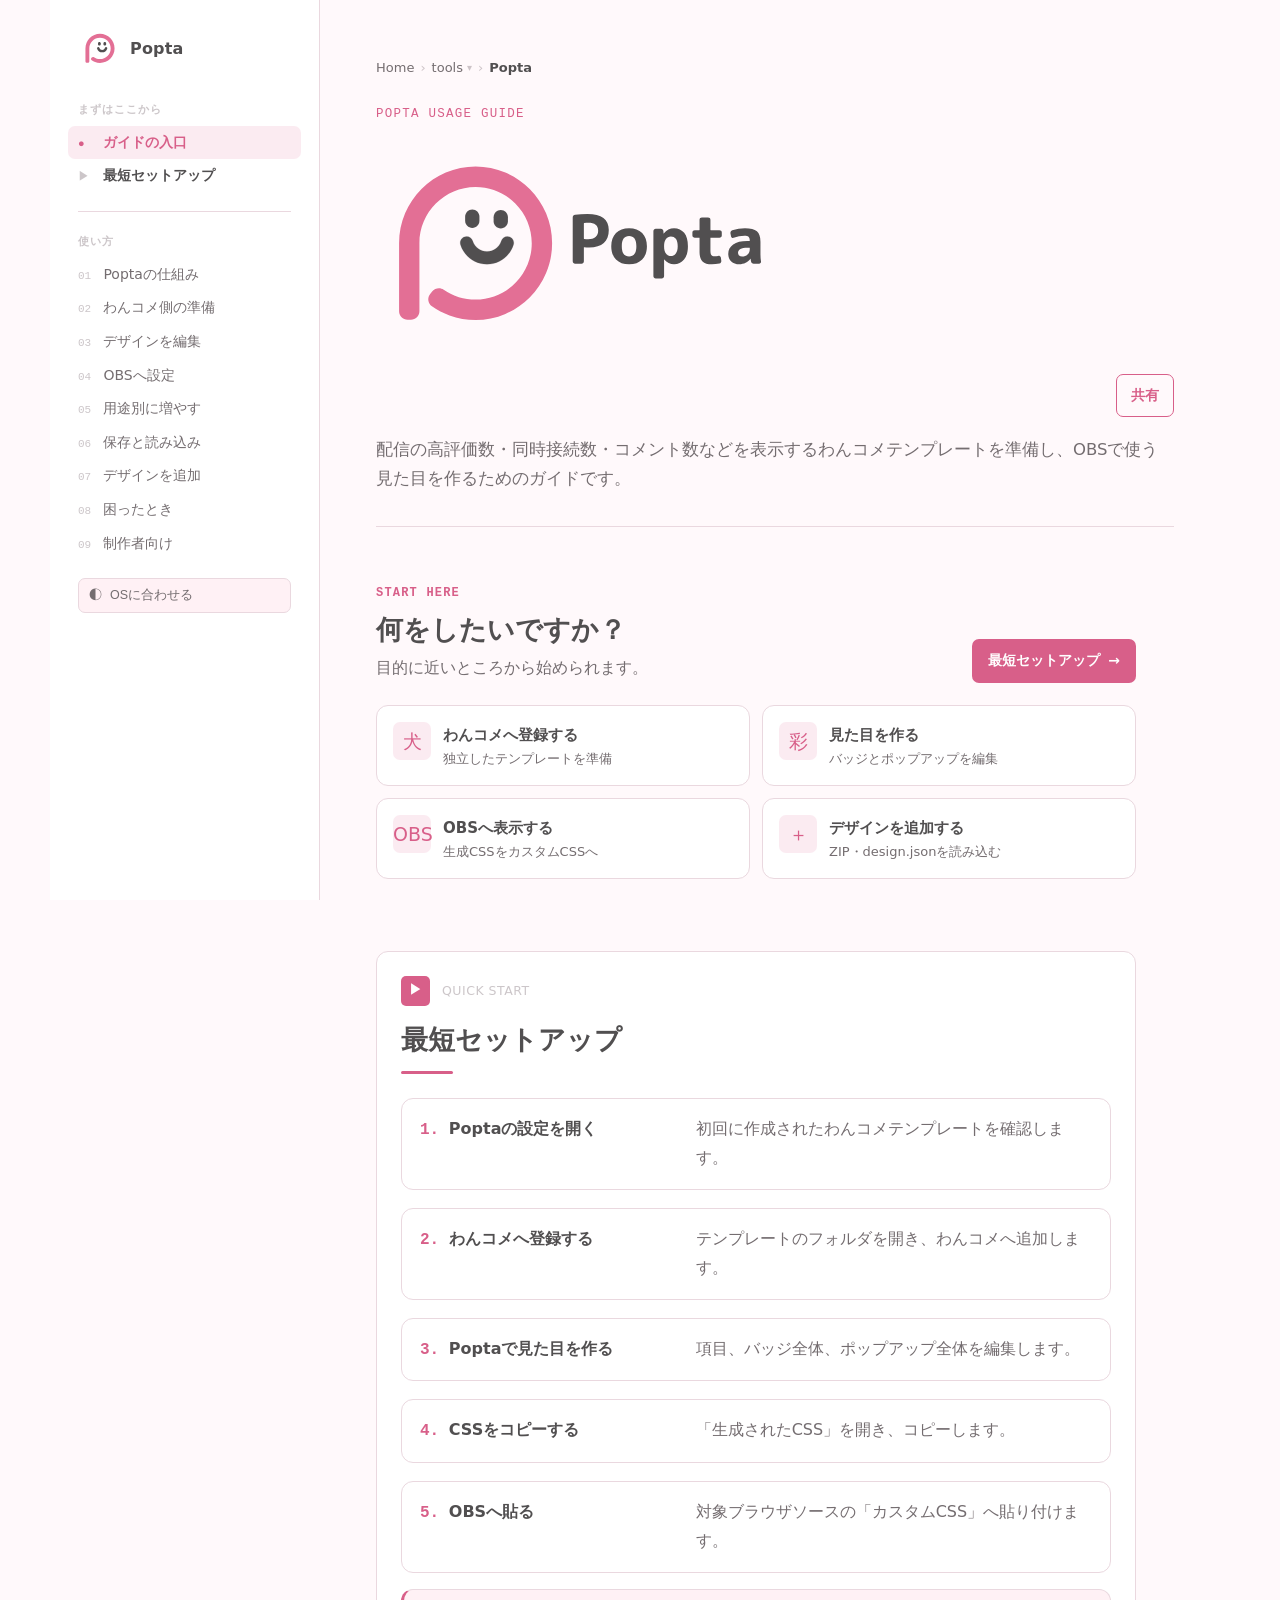
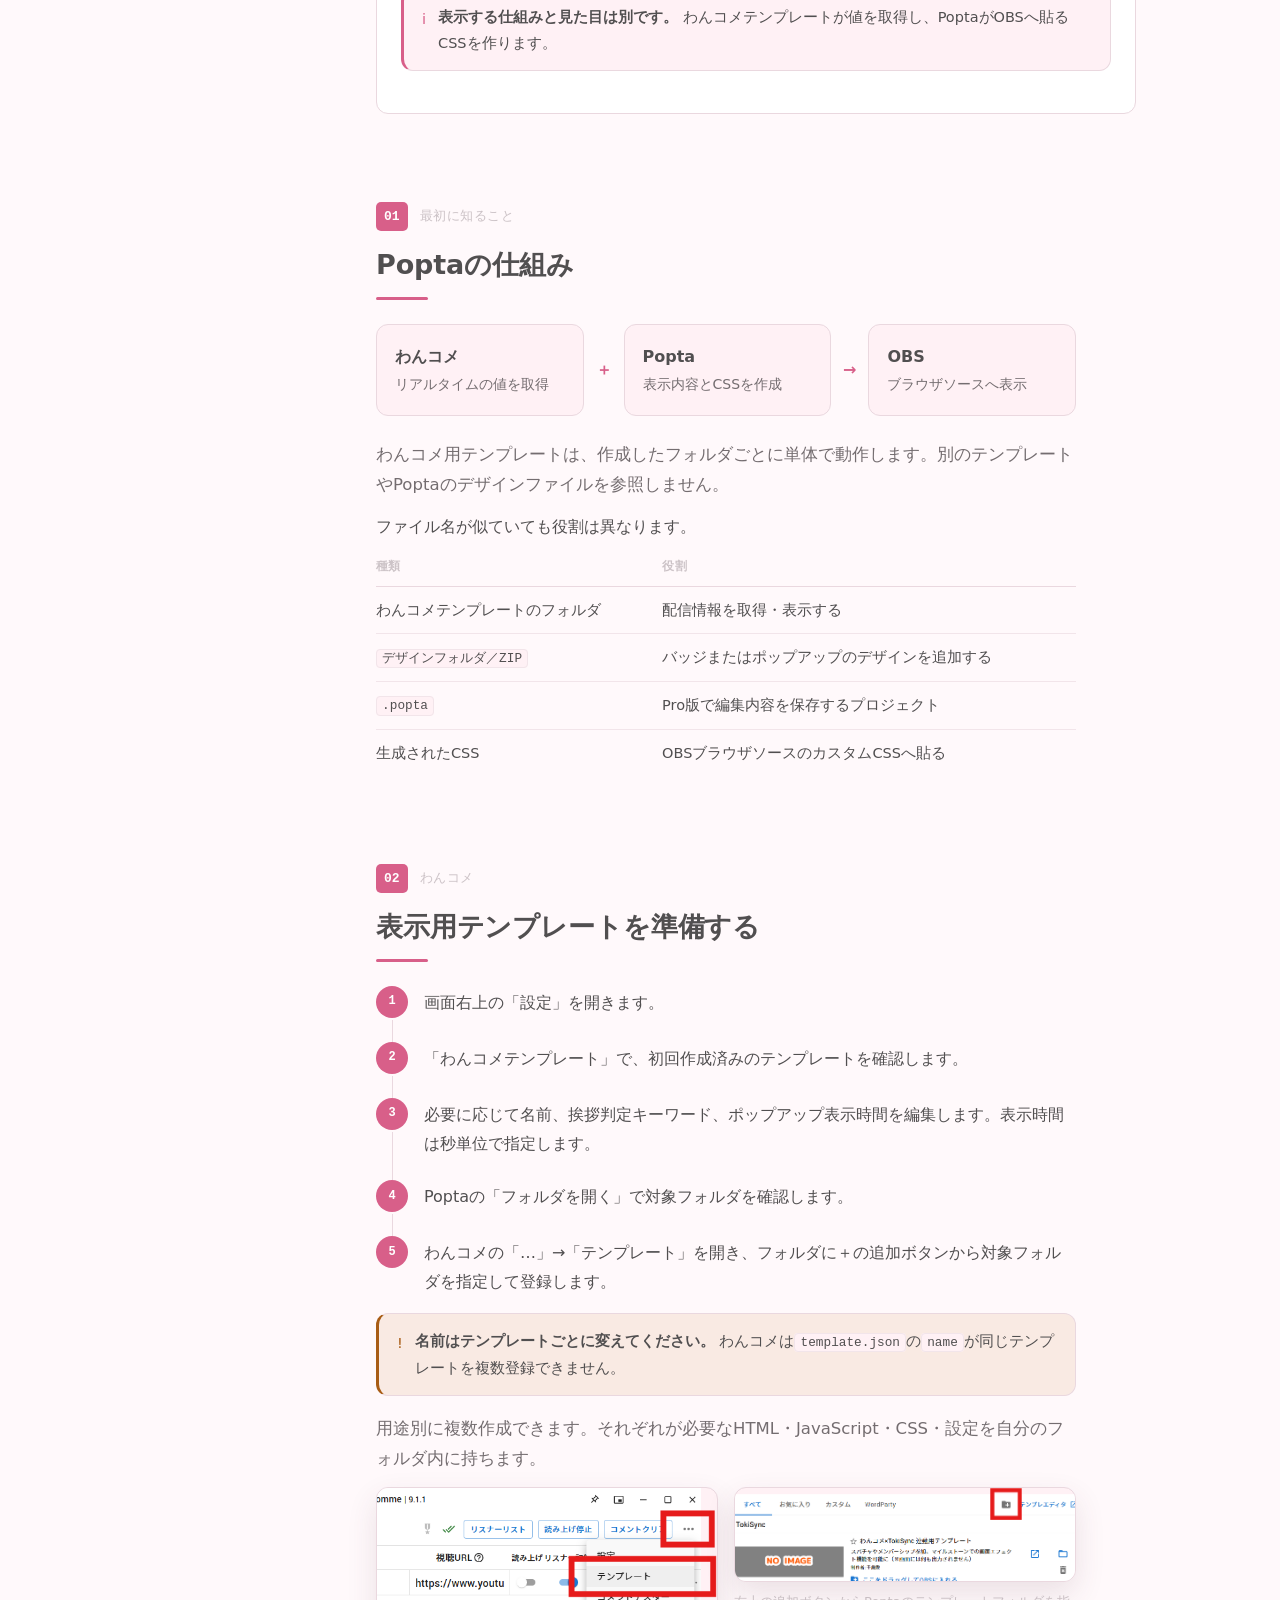
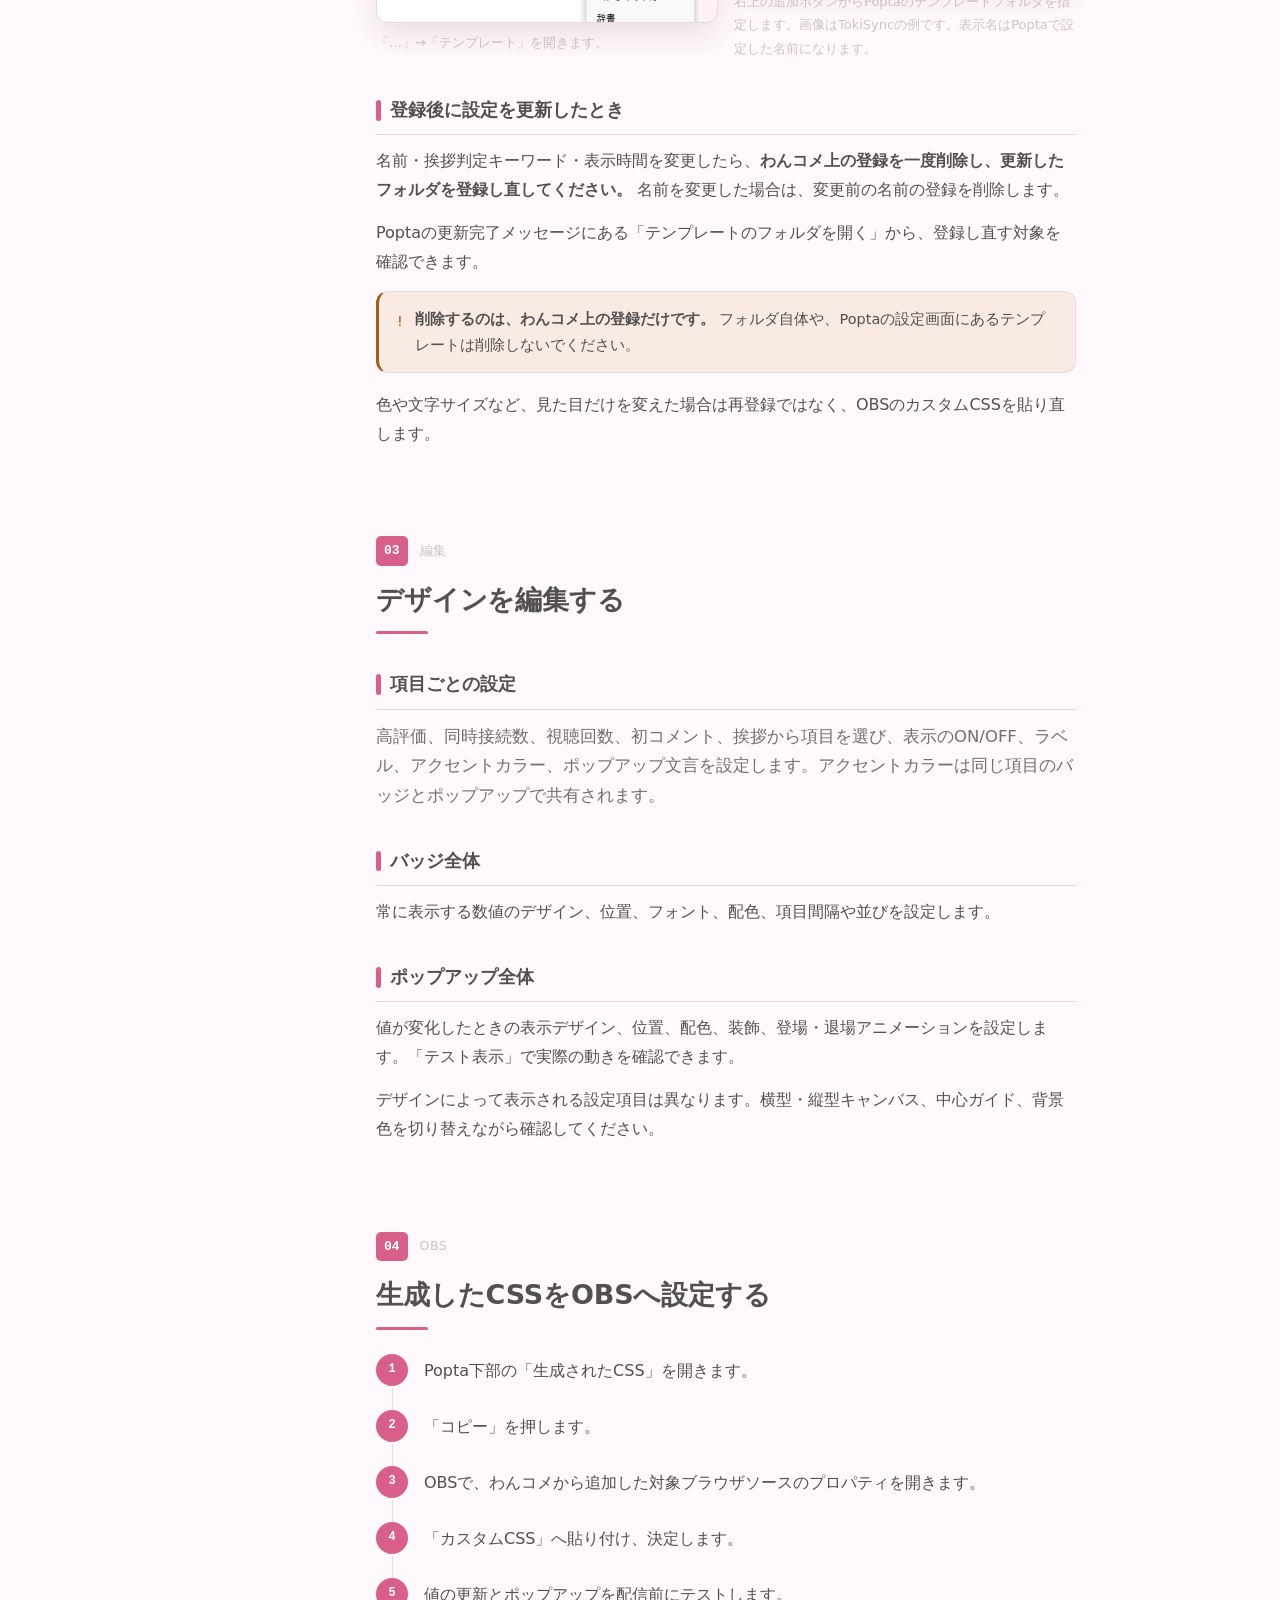
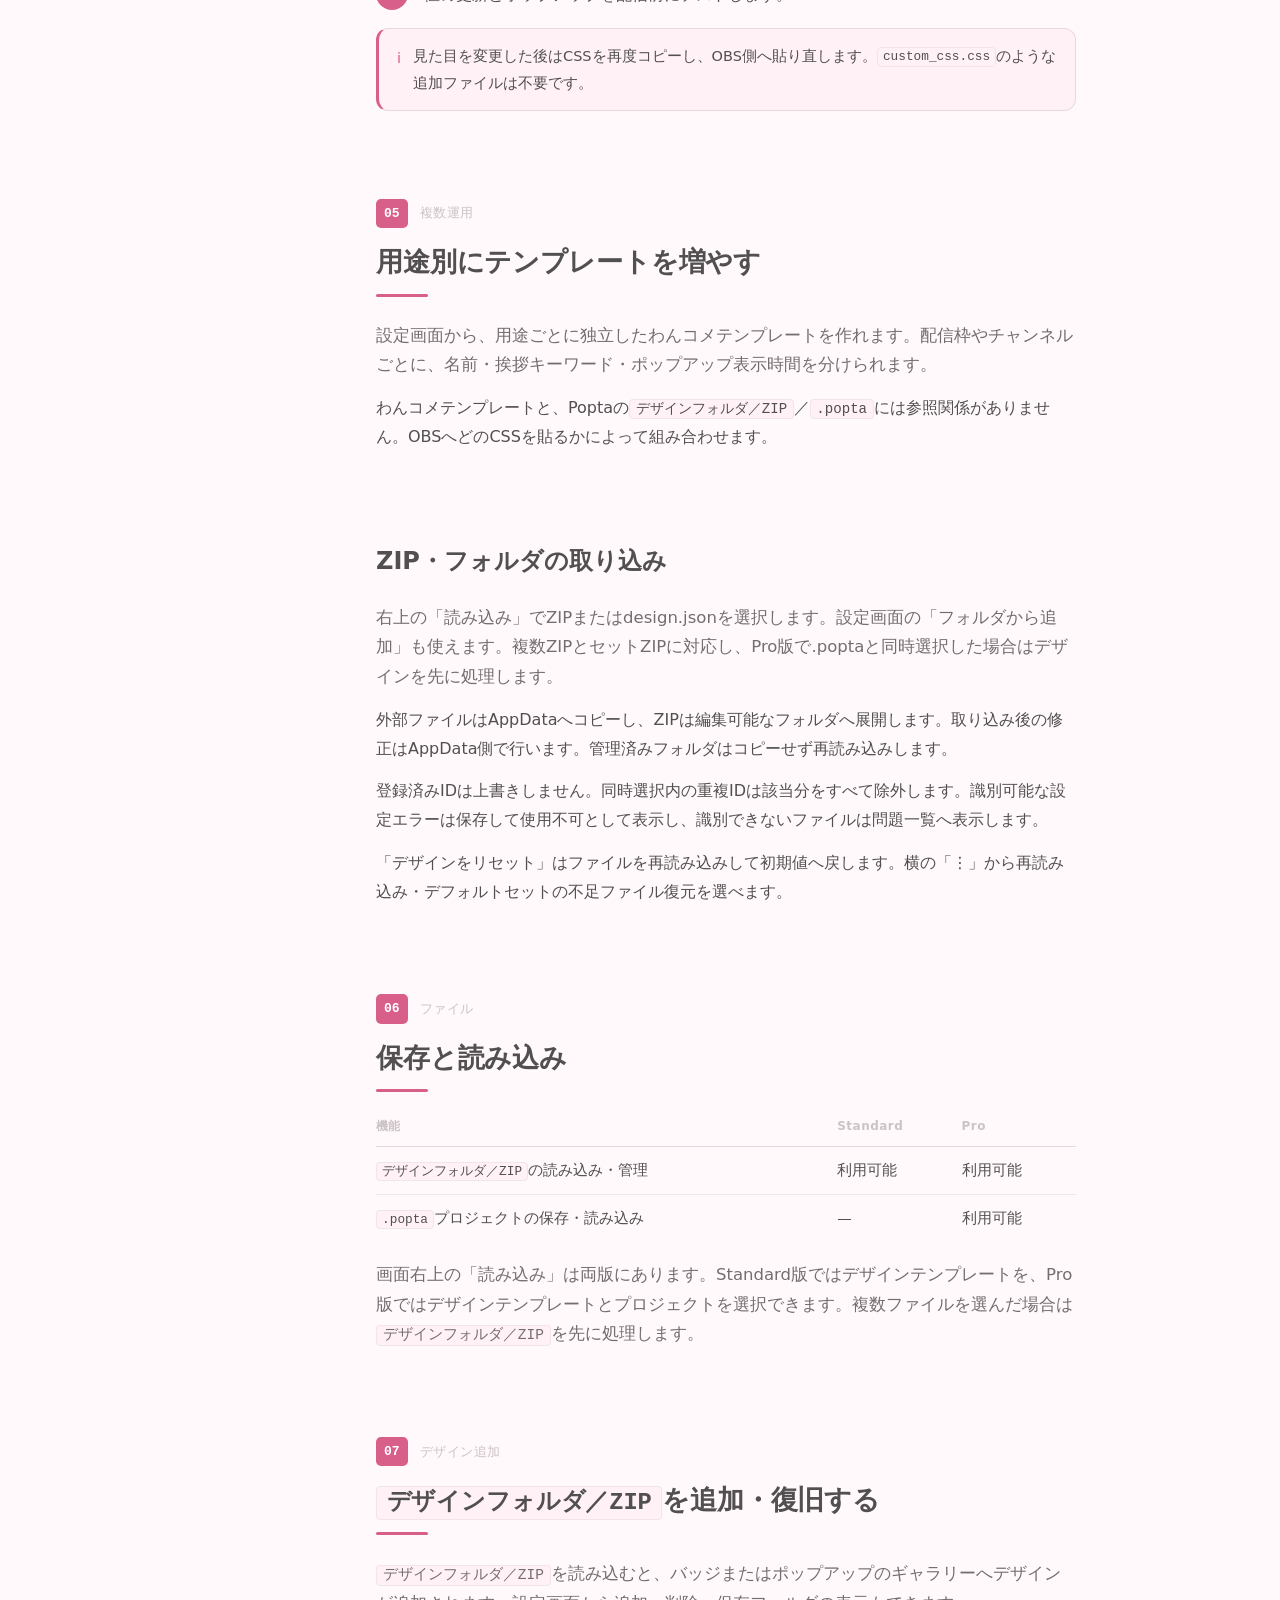
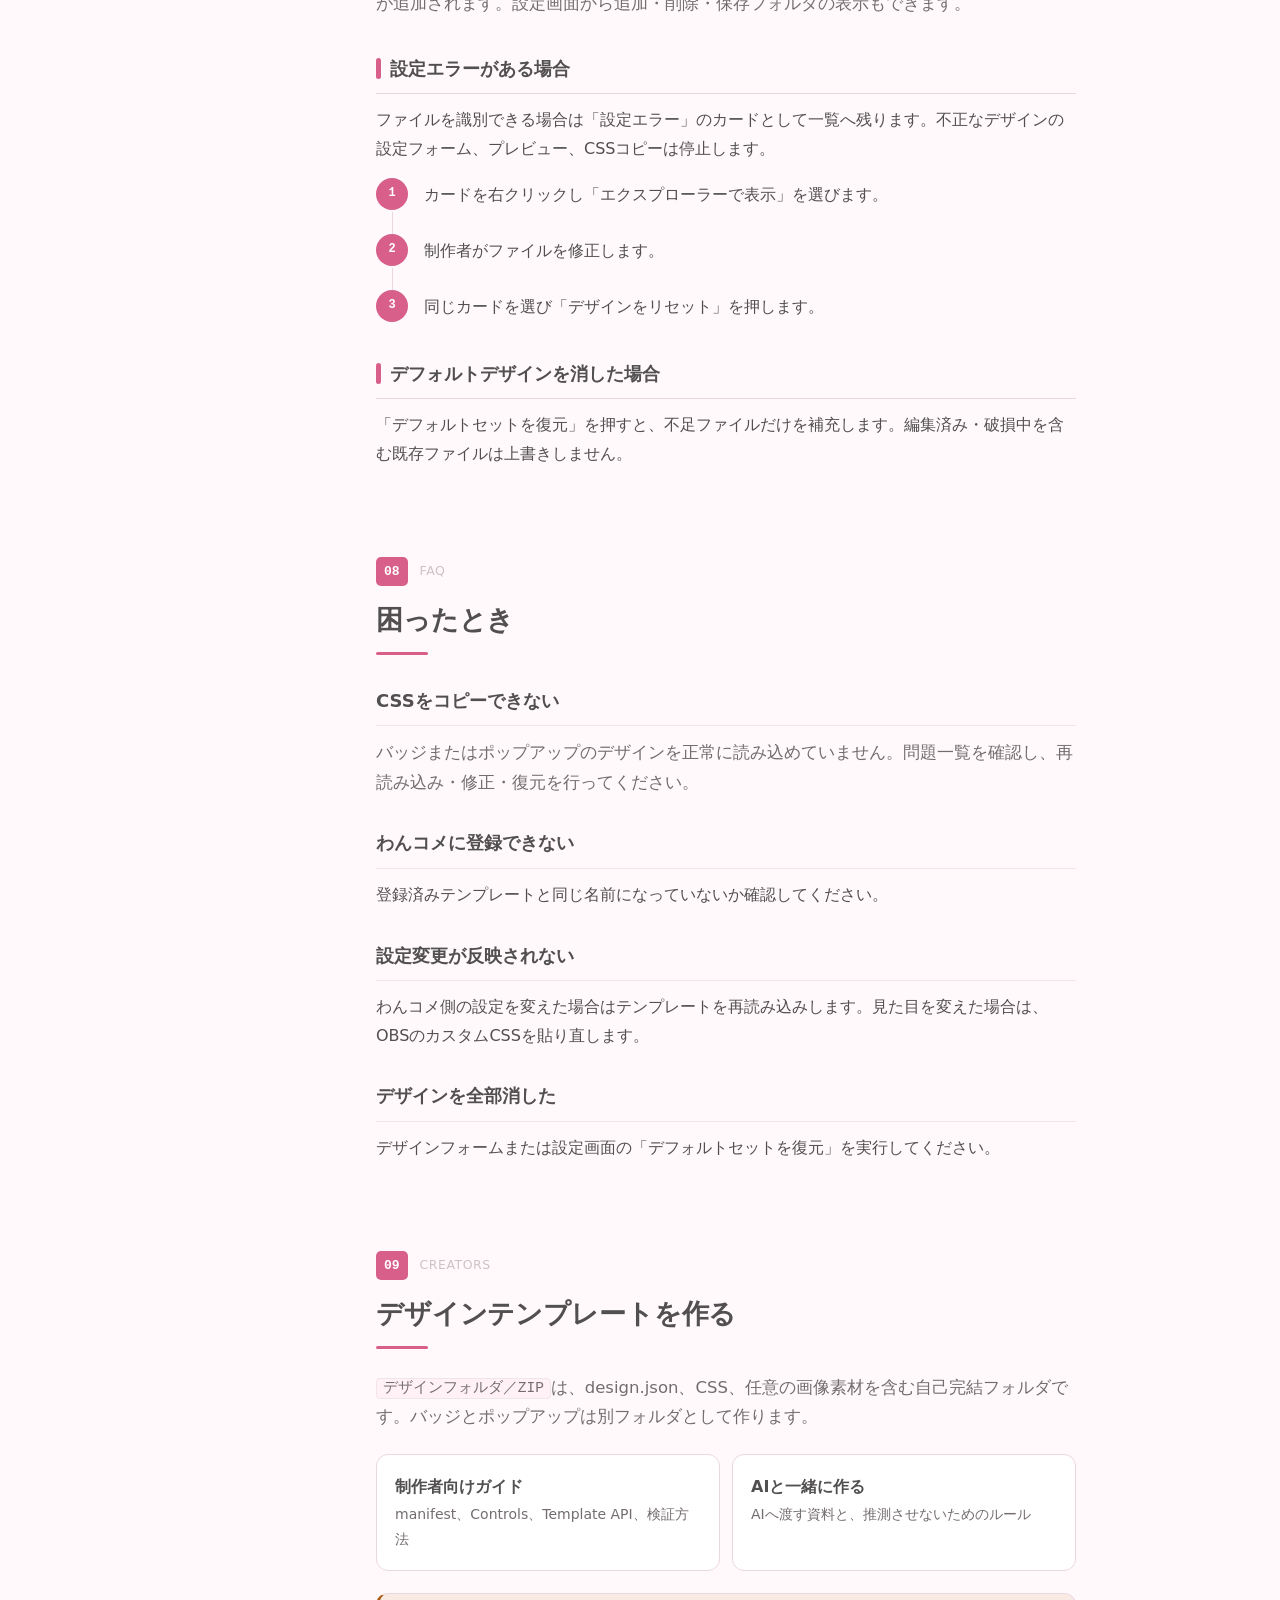
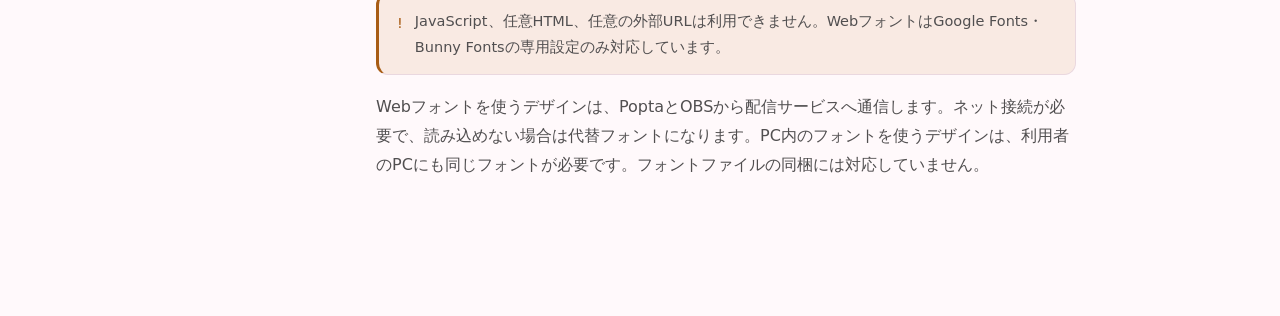
<file: Popta/Popta.html>
<!DOCTYPE html>
<html lang="ja">
<head>
<meta charset="UTF-8">
<meta name="viewport" content="width=device-width, initial-scale=1.0">
<title>Popta 使い方ガイド</title>
<link rel="icon" href="icons/logo.svg" type="image/svg+xml">
<meta name="description" content="配信のリアルタイム情報を表示するわんコメテンプレートと、OBS用カスタムCSSを作成するPoptaの使い方">
<meta property="og:type" content="website">
<meta property="og:title" content="Popta 使い方ガイド">
<meta property="og:description" content="Poptaでわんコメテンプレートを準備し、表示デザインを作り、OBSへ設定するまでのガイド">
<meta property="og:url" content="https://manachitose.github.io/Popta/Popta.html">
<meta property="og:site_name" content="Popta 使い方ガイド">
<meta name="twitter:card" content="summary">
<link rel="stylesheet" href="../assets/guide/guide.css">
<link rel="stylesheet" href="Popta.css">
</head>
<body data-guide-id="popta" data-guide-share-text="Popta 使い方ガイド">

<div id="progress"></div>
<button class="nav-toggle" id="navToggle" type="button" aria-label="目次を開く">☰ 目次</button>
<div class="sidebar-scrim" id="scrim"></div>

<div class="layout">
  <aside class="sidebar" id="sidebar">
    <div class="brand">
      <span class="brand-logo"><img src="icons/logo.svg" alt="" width="32" height="32"></span>
      <span class="brand-name">Popta</span>
    </div>
    <nav>
      <div class="nav-group">
        <div class="nav-group-label">まずはここから</div>
        <a class="nav-link nav-link-primary" href="#guide-home"><span class="num">●</span>ガイドの入口</a>
        <a class="nav-link nav-link-primary" href="#quick-start"><span class="num">▶</span>最短セットアップ</a>
      </div>
      <div class="nav-separator" aria-hidden="true"></div>
      <div class="nav-group">
        <div class="nav-group-label">使い方</div>
        <a class="nav-link" href="#ch01"><span class="num">01</span>Poptaの仕組み</a>
        <a class="nav-link" href="#ch02"><span class="num">02</span>わんコメ側の準備</a>
        <a class="nav-link" href="#ch03"><span class="num">03</span>デザインを編集</a>
        <a class="nav-link" href="#ch04"><span class="num">04</span>OBSへ設定</a>
        <a class="nav-link" href="#ch05"><span class="num">05</span>用途別に増やす</a>
        <a class="nav-link" href="#ch06"><span class="num">06</span>保存と読み込み</a>
        <a class="nav-link" href="#ch07"><span class="num">07</span>デザインを追加</a>
        <a class="nav-link" href="#ch08"><span class="num">08</span>困ったとき</a>
        <a class="nav-link" href="#ch09"><span class="num">09</span>制作者向け</a>
      </div>
    </nav>
    <button class="theme-toggle" id="themeToggle" type="button"><span aria-hidden="true">◐</span><span id="themeLabel">表示テーマを切り替え</span></button>
  </aside>

  <main class="content">
    <nav class="breadcrumb" aria-label="パンくずリスト">
      <a class="breadcrumb-link" href="../index.html">Home</a><span class="breadcrumb-sep">›</span>
      <details class="breadcrumb-dropdown" id="toolsDropdown">
        <summary class="breadcrumb-link">tools</summary>
        <ul class="breadcrumb-menu">
          <li><a href="../TokiSync/TokiSync.html">TokiSync</a></li>
          <li><a href="../Templatte/Templatte.html">Templatte</a></li>
          <li><a href="Popta.html" aria-current="page">Popta</a></li>
        </ul>
      </details>
      <span class="breadcrumb-sep">›</span><span class="breadcrumb-current">Popta</span>
    </nav>

    <header class="doc-header">
      <p class="doc-eyebrow">Popta Usage Guide</p>
      <h1 class="doc-title"><img src="icons/popta文字入り.svg" alt="Popta"></h1>
      <div class="doc-header-actions">
        <div class="share-widget">
          <button class="share-btn" id="shareBtn" type="button" aria-haspopup="true" aria-expanded="false">共有</button>
          <div class="share-menu" id="shareMenu" hidden>
            <a class="share-menu-item" id="shareTwitter" href="#" target="_blank" rel="noopener">Xでポストする</a>
            <button class="share-menu-item" id="shareCopy" type="button">リンクをコピーする</button>
          </div>
        </div>
      </div>
      <p class="doc-lede">配信の高評価数・同時接続数・コメント数などを表示するわんコメテンプレートを準備し、OBSで使う見た目を作るためのガイドです。</p>
    </header>

    <section class="guide-home" id="guide-home">
      <div class="guide-home-heading">
        <div><p class="section-eyebrow">START HERE</p><h2>何をしたいですか？</h2><p>目的に近いところから始められます。</p></div>
        <a class="start-button" href="#quick-start">最短セットアップ <span aria-hidden="true">→</span></a>
      </div>
      <div class="purpose-grid">
        <a class="purpose-card" href="#ch02"><span class="purpose-icon" aria-hidden="true">犬</span><strong>わんコメへ登録する</strong><span>独立したテンプレートを準備</span></a>
        <a class="purpose-card" href="#ch03"><span class="purpose-icon" aria-hidden="true">彩</span><strong>見た目を作る</strong><span>バッジとポップアップを編集</span></a>
        <a class="purpose-card" href="#ch04"><span class="purpose-icon" aria-hidden="true">OBS</span><strong>OBSへ表示する</strong><span>生成CSSをカスタムCSSへ</span></a>
        <a class="purpose-card" href="#ch07"><span class="purpose-icon" aria-hidden="true">＋</span><strong>デザインを追加する</strong><span>ZIP・design.jsonを読み込む</span></a>
      </div>
    </section>

    <section class="quick-start" id="quick-start">
      <div class="chapter-kicker"><span class="num">▶</span><span class="label">QUICK START</span></div>
      <h2 class="chapter-title">最短セットアップ</h2>
      <ol class="popta-steps">
        <li><strong>Poptaの設定を開く</strong><span>初回に作成されたわんコメテンプレートを確認します。</span></li>
        <li><strong>わんコメへ登録する</strong><span>テンプレートのフォルダを開き、わんコメへ追加します。</span></li>
        <li><strong>Poptaで見た目を作る</strong><span>項目、バッジ全体、ポップアップ全体を編集します。</span></li>
        <li><strong>CSSをコピーする</strong><span>「生成されたCSS」を開き、コピーします。</span></li>
        <li><strong>OBSへ貼る</strong><span>対象ブラウザソースの「カスタムCSS」へ貼り付けます。</span></li>
      </ol>
      <div class="callout note"><span class="icon">i</span><p><strong>表示する仕組みと見た目は別です。</strong> わんコメテンプレートが値を取得し、PoptaがOBSへ貼るCSSを作ります。</p></div>
    </section>

    <section class="chapter" id="ch01">
      <div class="chapter-kicker"><span class="num">01</span><span class="label">最初に知ること</span></div>
      <h2 class="chapter-title">Poptaの仕組み</h2>
      <div class="popta-flow" aria-label="利用の流れ">
        <div><strong>わんコメ</strong><span>リアルタイムの値を取得</span></div><b>＋</b>
        <div><strong>Popta</strong><span>表示内容とCSSを作成</span></div><b>→</b>
        <div><strong>OBS</strong><span>ブラウザソースへ表示</span></div>
      </div>
      <p>わんコメ用テンプレートは、作成したフォルダごとに単体で動作します。別のテンプレートやPoptaのデザインファイルを参照しません。</p>
      <p>ファイル名が似ていても役割は異なります。</p>
      <table><thead><tr><th>種類</th><th>役割</th></tr></thead><tbody>
        <tr><td>わんコメテンプレートのフォルダ</td><td>配信情報を取得・表示する</td></tr>
        <tr><td><code>デザインフォルダ／ZIP</code></td><td>バッジまたはポップアップのデザインを追加する</td></tr>
        <tr><td><code>.popta</code></td><td>Pro版で編集内容を保存するプロジェクト</td></tr>
        <tr><td>生成されたCSS</td><td>OBSブラウザソースのカスタムCSSへ貼る</td></tr>
      </tbody></table>
    </section>

    <section class="chapter" id="ch02">
      <div class="chapter-kicker"><span class="num">02</span><span class="label">わんコメ</span></div>
      <h2 class="chapter-title">表示用テンプレートを準備する</h2>
      <ol>
        <li>画面右上の「設定」を開きます。</li>
        <li>「わんコメテンプレート」で、初回作成済みのテンプレートを確認します。</li>
        <li>必要に応じて名前、挨拶判定キーワード、ポップアップ表示時間を編集します。表示時間は秒単位で指定します。</li>
        <li>Poptaの「フォルダを開く」で対象フォルダを確認します。</li>
        <li>わんコメの「…」→「テンプレート」を開き、フォルダに＋の追加ボタンから対象フォルダを指定して登録します。</li>
      </ol>
      <div class="callout warn"><span class="icon">!</span><p><strong>名前はテンプレートごとに変えてください。</strong> わんコメは<code>template.json</code>の<code>name</code>が同じテンプレートを複数登録できません。</p></div>
      <p>用途別に複数作成できます。それぞれが必要なHTML・JavaScript・CSS・設定を自分のフォルダ内に持ちます。</p>
      <div class="screenshot-row">
        <figure class="screenshot">
          <img src="../TokiSync/screenshots/ch09-onecomme-plugin-menu.png" alt="わんコメの三点メニューからテンプレートを開く画面" loading="lazy">
          <figcaption>「…」→「テンプレート」を開きます。</figcaption>
        </figure>
        <figure class="screenshot">
          <img src="../TokiSync/screenshots/ch09-onecomme-plugin-added.png" alt="テンプレート一覧の右上にある、フォルダに＋の追加ボタン" loading="lazy">
          <figcaption>右上の追加ボタンからPoptaのテンプレートフォルダを指定します。画像はTokiSyncの例です。表示名はPoptaで設定した名前になります。</figcaption>
        </figure>
      </div>
      <h3 id="onecomme-update">登録後に設定を更新したとき</h3>
      <p>名前・挨拶判定キーワード・表示時間を変更したら、<strong>わんコメ上の登録を一度削除し、更新したフォルダを登録し直してください。</strong> 名前を変更した場合は、変更前の名前の登録を削除します。</p>
      <p>Poptaの更新完了メッセージにある「テンプレートのフォルダを開く」から、登録し直す対象を確認できます。</p>
      <div class="callout warn"><span class="icon">!</span><p><strong>削除するのは、わんコメ上の登録だけです。</strong> フォルダ自体や、Poptaの設定画面にあるテンプレートは削除しないでください。</p></div>
      <p>色や文字サイズなど、見た目だけを変えた場合は再登録ではなく、OBSのカスタムCSSを貼り直します。</p>
    </section>

    <section class="chapter" id="ch03">
      <div class="chapter-kicker"><span class="num">03</span><span class="label">編集</span></div>
      <h2 class="chapter-title">デザインを編集する</h2>
      <h3>項目ごとの設定</h3>
      <p>高評価、同時接続数、視聴回数、初コメント、挨拶から項目を選び、表示のON/OFF、ラベル、アクセントカラー、ポップアップ文言を設定します。アクセントカラーは同じ項目のバッジとポップアップで共有されます。</p>
      <h3>バッジ全体</h3>
      <p>常に表示する数値のデザイン、位置、フォント、配色、項目間隔や並びを設定します。</p>
      <h3>ポップアップ全体</h3>
      <p>値が変化したときの表示デザイン、位置、配色、装飾、登場・退場アニメーションを設定します。「テスト表示」で実際の動きを確認できます。</p>
      <p>デザインによって表示される設定項目は異なります。横型・縦型キャンバス、中心ガイド、背景色を切り替えながら確認してください。</p>
    </section>

    <section class="chapter" id="ch04">
      <div class="chapter-kicker"><span class="num">04</span><span class="label">OBS</span></div>
      <h2 class="chapter-title">生成したCSSをOBSへ設定する</h2>
      <ol>
        <li>Popta下部の「生成されたCSS」を開きます。</li>
        <li>「コピー」を押します。</li>
        <li>OBSで、わんコメから追加した対象ブラウザソースのプロパティを開きます。</li>
        <li>「カスタムCSS」へ貼り付け、決定します。</li>
        <li>値の更新とポップアップを配信前にテストします。</li>
      </ol>
      <div class="callout note"><span class="icon">i</span><p>見た目を変更した後はCSSを再度コピーし、OBS側へ貼り直します。<code>custom_css.css</code>のような追加ファイルは不要です。</p></div>
    </section>

    <section class="chapter" id="ch05">
      <div class="chapter-kicker"><span class="num">05</span><span class="label">複数運用</span></div>
      <h2 class="chapter-title">用途別にテンプレートを増やす</h2>
      <p>設定画面から、用途ごとに独立したわんコメテンプレートを作れます。配信枠やチャンネルごとに、名前・挨拶キーワード・ポップアップ表示時間を分けられます。</p>
      <p>わんコメテンプレートと、Poptaの<code>デザインフォルダ／ZIP</code>／<code>.popta</code>には参照関係がありません。OBSへどのCSSを貼るかによって組み合わせます。</p>
    </section>

    <section class="chapter" id="import-folders"><h2>ZIP・フォルダの取り込み</h2><p>右上の「読み込み」でZIPまたはdesign.jsonを選択します。設定画面の「フォルダから追加」も使えます。複数ZIPとセットZIPに対応し、Pro版で.poptaと同時選択した場合はデザインを先に処理します。</p><p>外部ファイルはAppDataへコピーし、ZIPは編集可能なフォルダへ展開します。取り込み後の修正はAppData側で行います。管理済みフォルダはコピーせず再読み込みします。</p><p>登録済みIDは上書きしません。同時選択内の重複IDは該当分をすべて除外します。識別可能な設定エラーは保存して使用不可として表示し、識別できないファイルは問題一覧へ表示します。</p><p>「デザインをリセット」はファイルを再読み込みして初期値へ戻します。横の「⋮」から再読み込み・デフォルトセットの不足ファイル復元を選べます。</p></section>

    <section class="chapter" id="ch06">
      <div class="chapter-kicker"><span class="num">06</span><span class="label">ファイル</span></div>
      <h2 class="chapter-title">保存と読み込み</h2>
      <table><thead><tr><th>機能</th><th>Standard</th><th>Pro</th></tr></thead><tbody>
        <tr><td><code>デザインフォルダ／ZIP</code>の読み込み・管理</td><td>利用可能</td><td>利用可能</td></tr>
        <tr><td><code>.popta</code>プロジェクトの保存・読み込み</td><td>—</td><td>利用可能</td></tr>
      </tbody></table>
      <p>画面右上の「読み込み」は両版にあります。Standard版ではデザインテンプレートを、Pro版ではデザインテンプレートとプロジェクトを選択できます。複数ファイルを選んだ場合は<code>デザインフォルダ／ZIP</code>を先に処理します。</p>
    </section>

    <section class="chapter" id="ch07">
      <div class="chapter-kicker"><span class="num">07</span><span class="label">デザイン追加</span></div>
      <h2 class="chapter-title"><code>デザインフォルダ／ZIP</code>を追加・復旧する</h2>
      <p><code>デザインフォルダ／ZIP</code>を読み込むと、バッジまたはポップアップのギャラリーへデザインが追加されます。設定画面から追加・削除・保存フォルダの表示もできます。</p>
      <h3>設定エラーがある場合</h3>
      <p>ファイルを識別できる場合は「設定エラー」のカードとして一覧へ残ります。不正なデザインの設定フォーム、プレビュー、CSSコピーは停止します。</p>
      <ol>
        <li>カードを右クリックし「エクスプローラーで表示」を選びます。</li>
        <li>制作者がファイルを修正します。</li>
        <li>同じカードを選び「デザインをリセット」を押します。</li>
      </ol>
      <h3>デフォルトデザインを消した場合</h3>
      <p>「デフォルトセットを復元」を押すと、不足ファイルだけを補充します。編集済み・破損中を含む既存ファイルは上書きしません。</p>
    </section>

    <section class="chapter" id="ch08">
      <div class="chapter-kicker"><span class="num">08</span><span class="label">FAQ</span></div>
      <h2 class="chapter-title">困ったとき</h2>
      <h4>CSSをコピーできない</h4><p>バッジまたはポップアップのデザインを正常に読み込めていません。問題一覧を確認し、再読み込み・修正・復元を行ってください。</p>
      <h4>わんコメに登録できない</h4><p>登録済みテンプレートと同じ名前になっていないか確認してください。</p>
      <h4>設定変更が反映されない</h4><p>わんコメ側の設定を変えた場合はテンプレートを再読み込みします。見た目を変えた場合は、OBSのカスタムCSSを貼り直します。</p>
      <h4>デザインを全部消した</h4><p>デザインフォームまたは設定画面の「デフォルトセットを復元」を実行してください。</p>
    </section>

    <section class="chapter" id="ch09">
      <div class="chapter-kicker"><span class="num">09</span><span class="label">CREATORS</span></div>
      <h2 class="chapter-title">デザインテンプレートを作る</h2>
      <p><code>デザインフォルダ／ZIP</code>は、design.json、CSS、任意の画像素材を含む自己完結フォルダです。バッジとポップアップは別フォルダとして作ります。</p>
      <div class="creator-links">
        <a href="TemplateGuide.html"><strong>制作者向けガイド</strong><span>manifest、Controls、Template API、検証方法</span></a>
        <a href="TemplateGuide.html#ai"><strong>AIと一緒に作る</strong><span>AIへ渡す資料と、推測させないためのルール</span></a>
      </div>
      <div class="callout warn"><span class="icon">!</span><p>JavaScript、任意HTML、任意の外部URLは利用できません。WebフォントはGoogle Fonts・Bunny Fontsの専用設定のみ対応しています。</p></div>
      <p>Webフォントを使うデザインは、PoptaとOBSから配信サービスへ通信します。ネット接続が必要で、読み込めない場合は代替フォントになります。PC内のフォントを使うデザインは、利用者のPCにも同じフォントが必要です。フォントファイルの同梱には対応していません。</p>
    </section>
  </main>
</div>

<script src="../assets/guide/guide.js"></script>
</body>
</html>
</file>
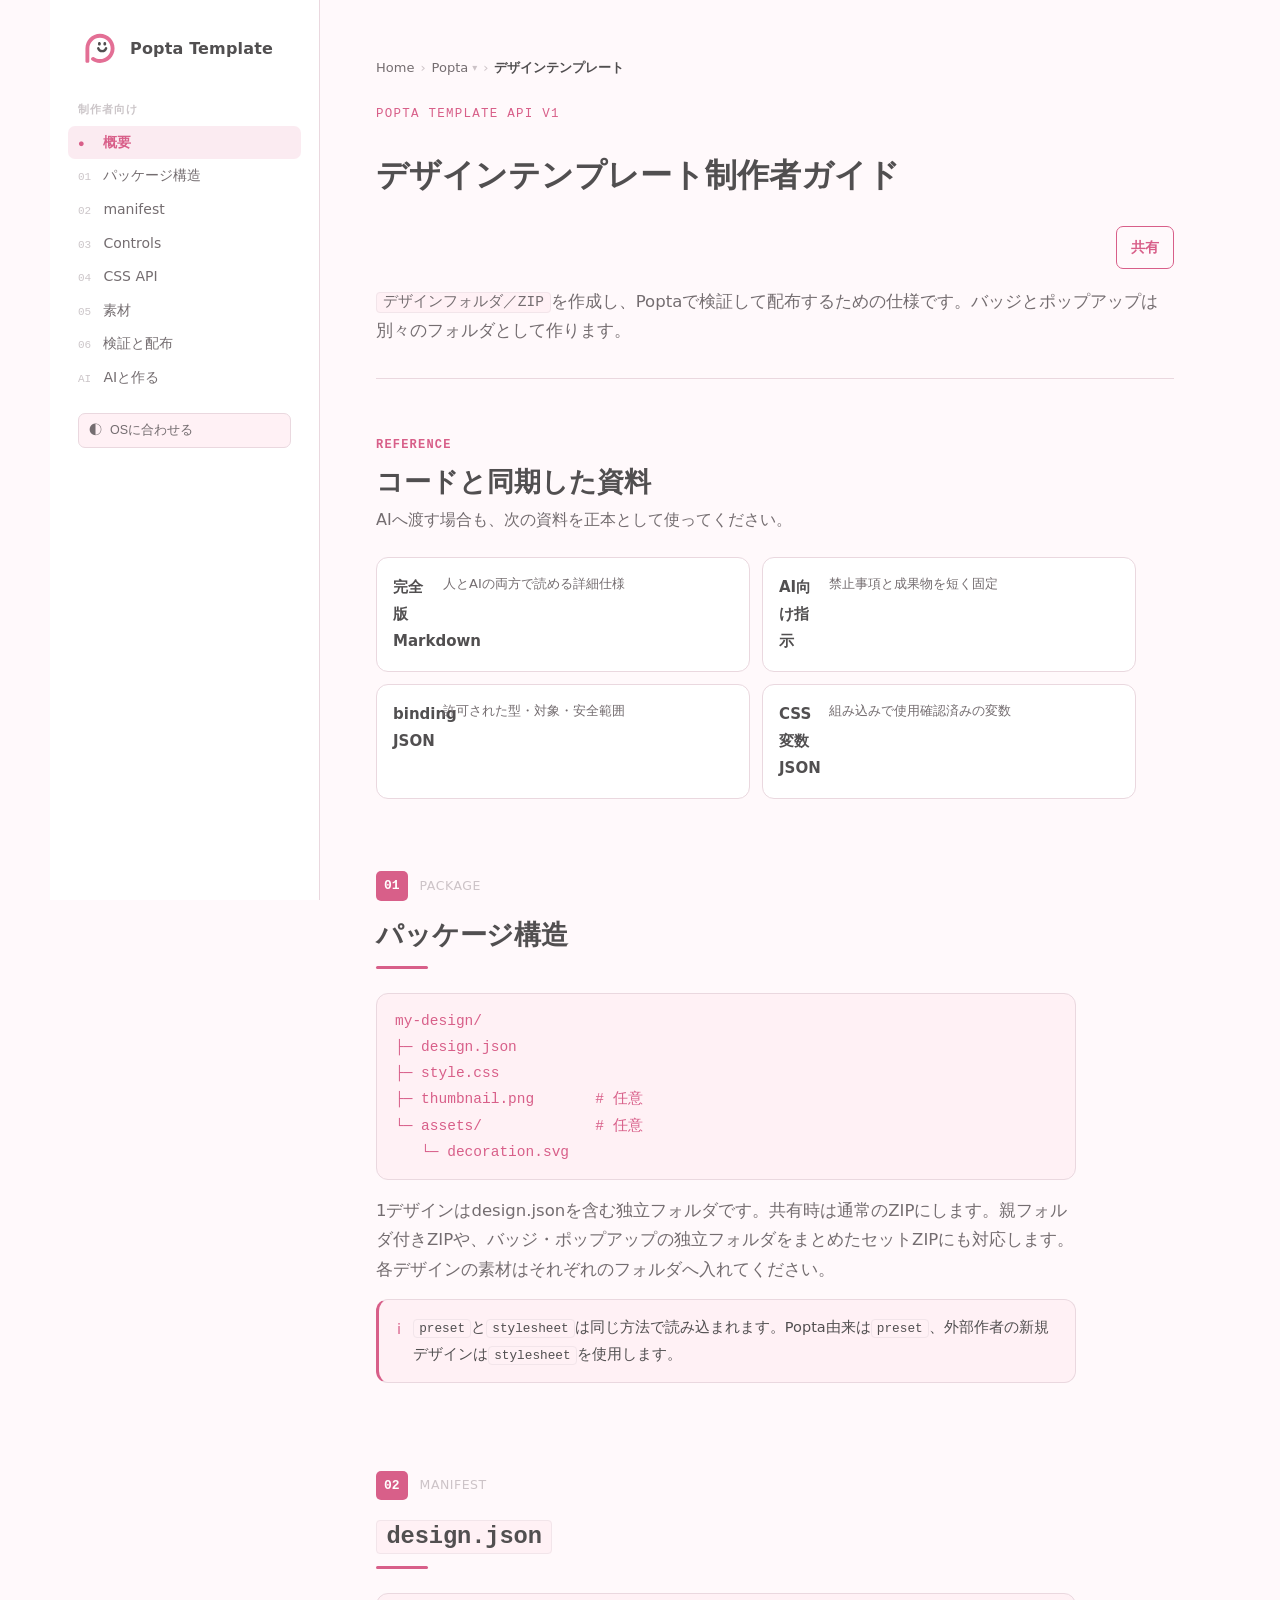
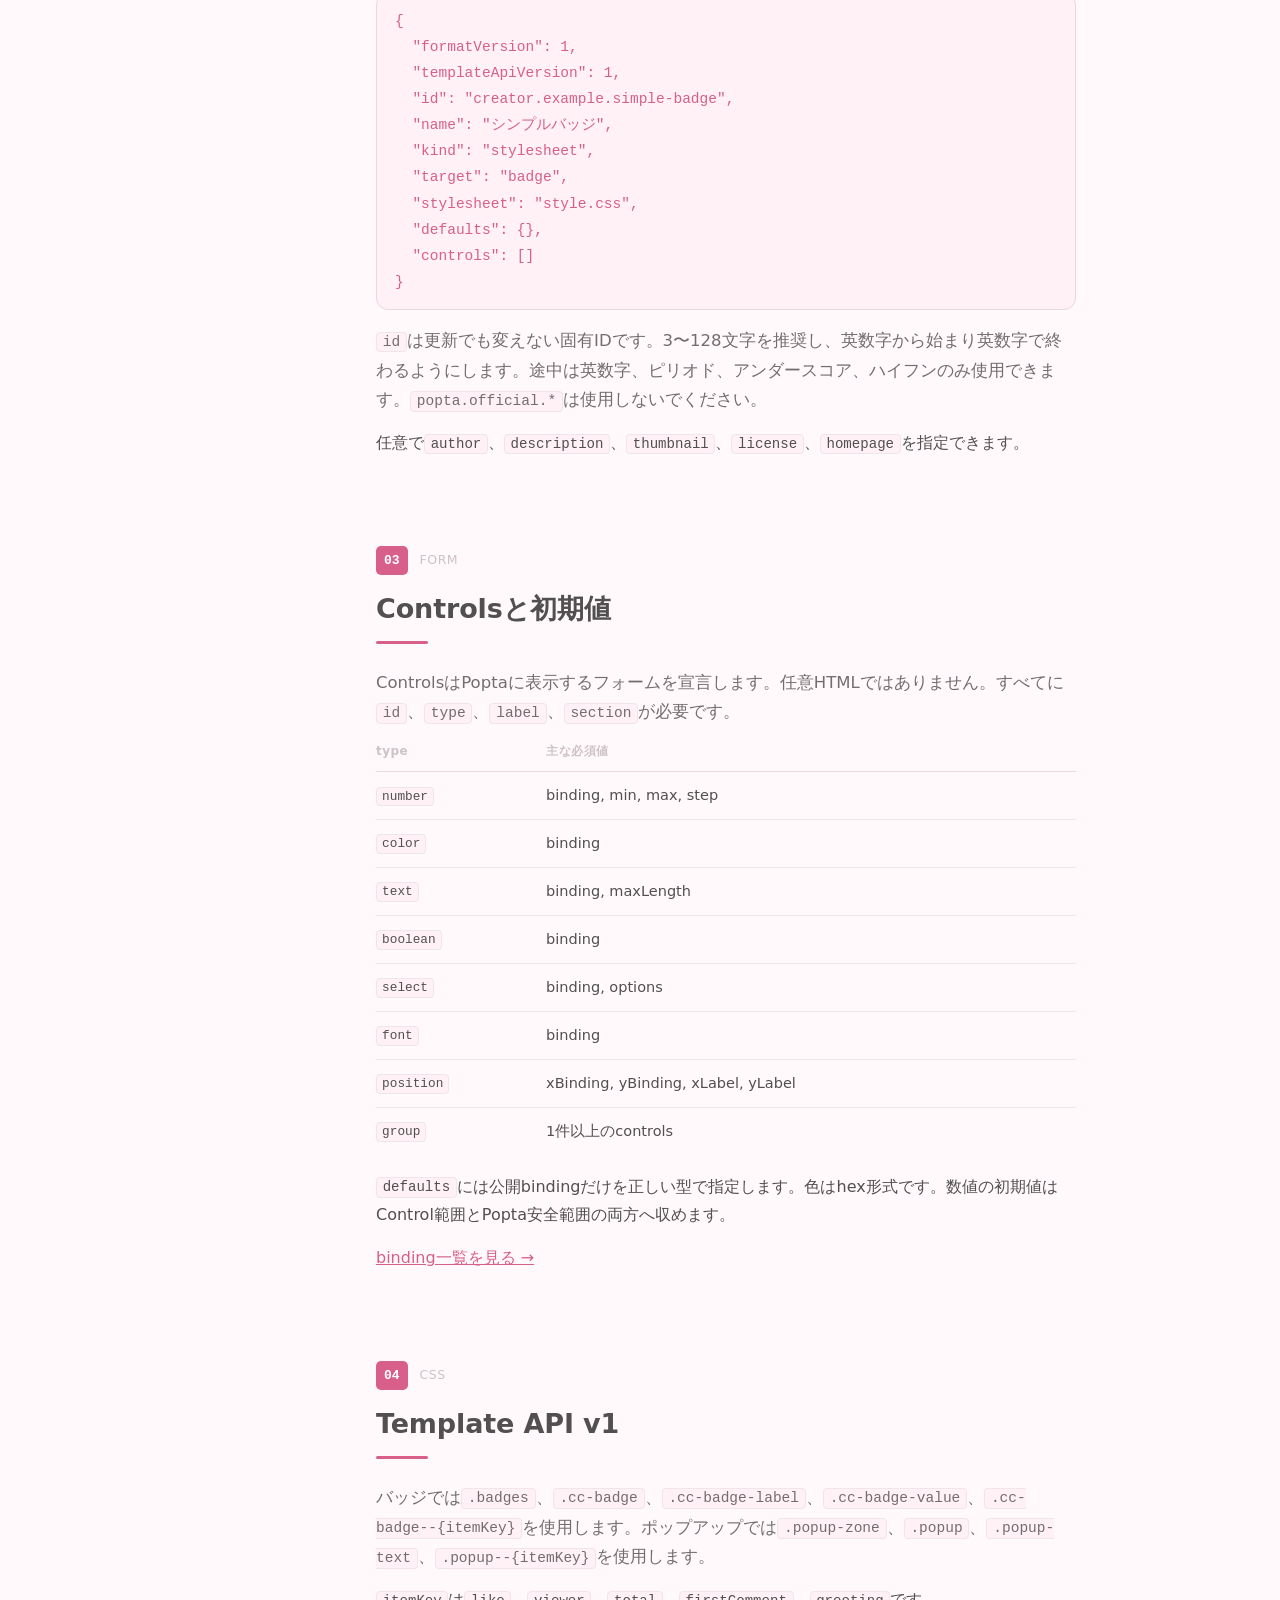
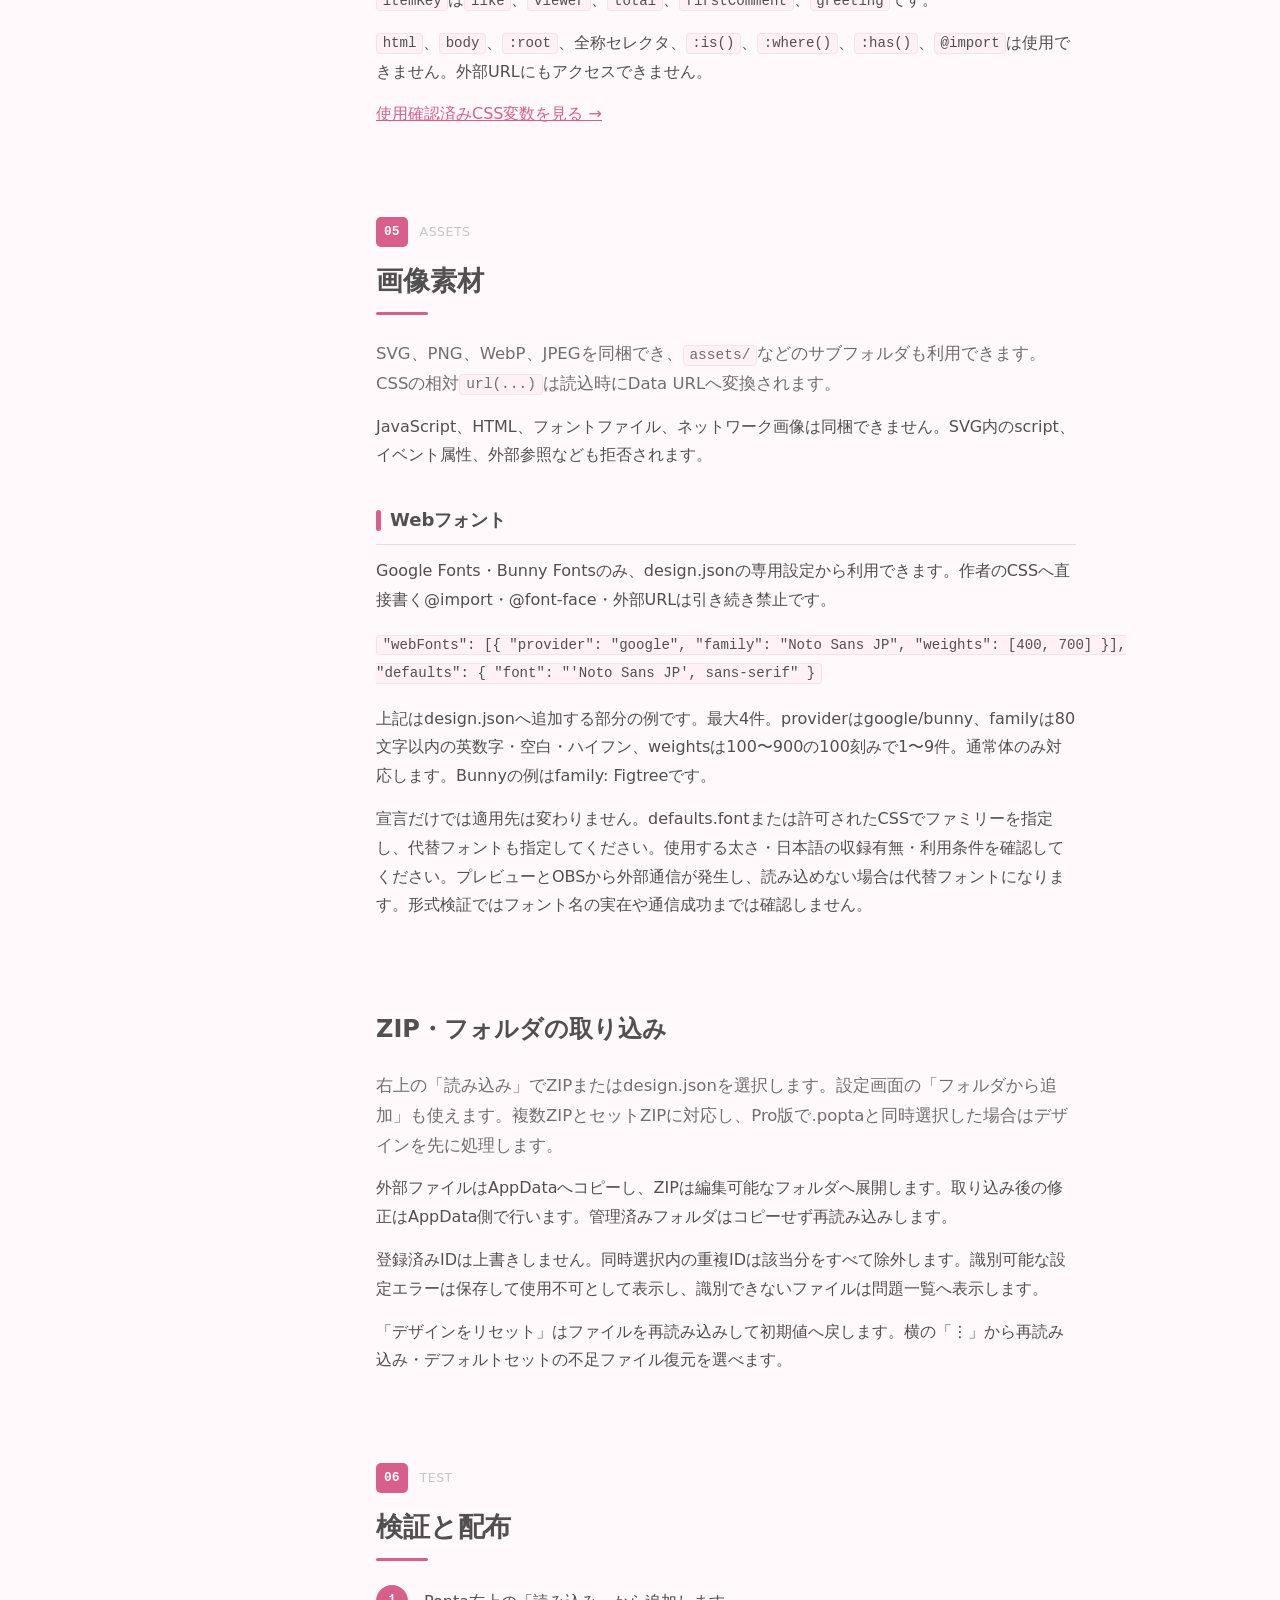
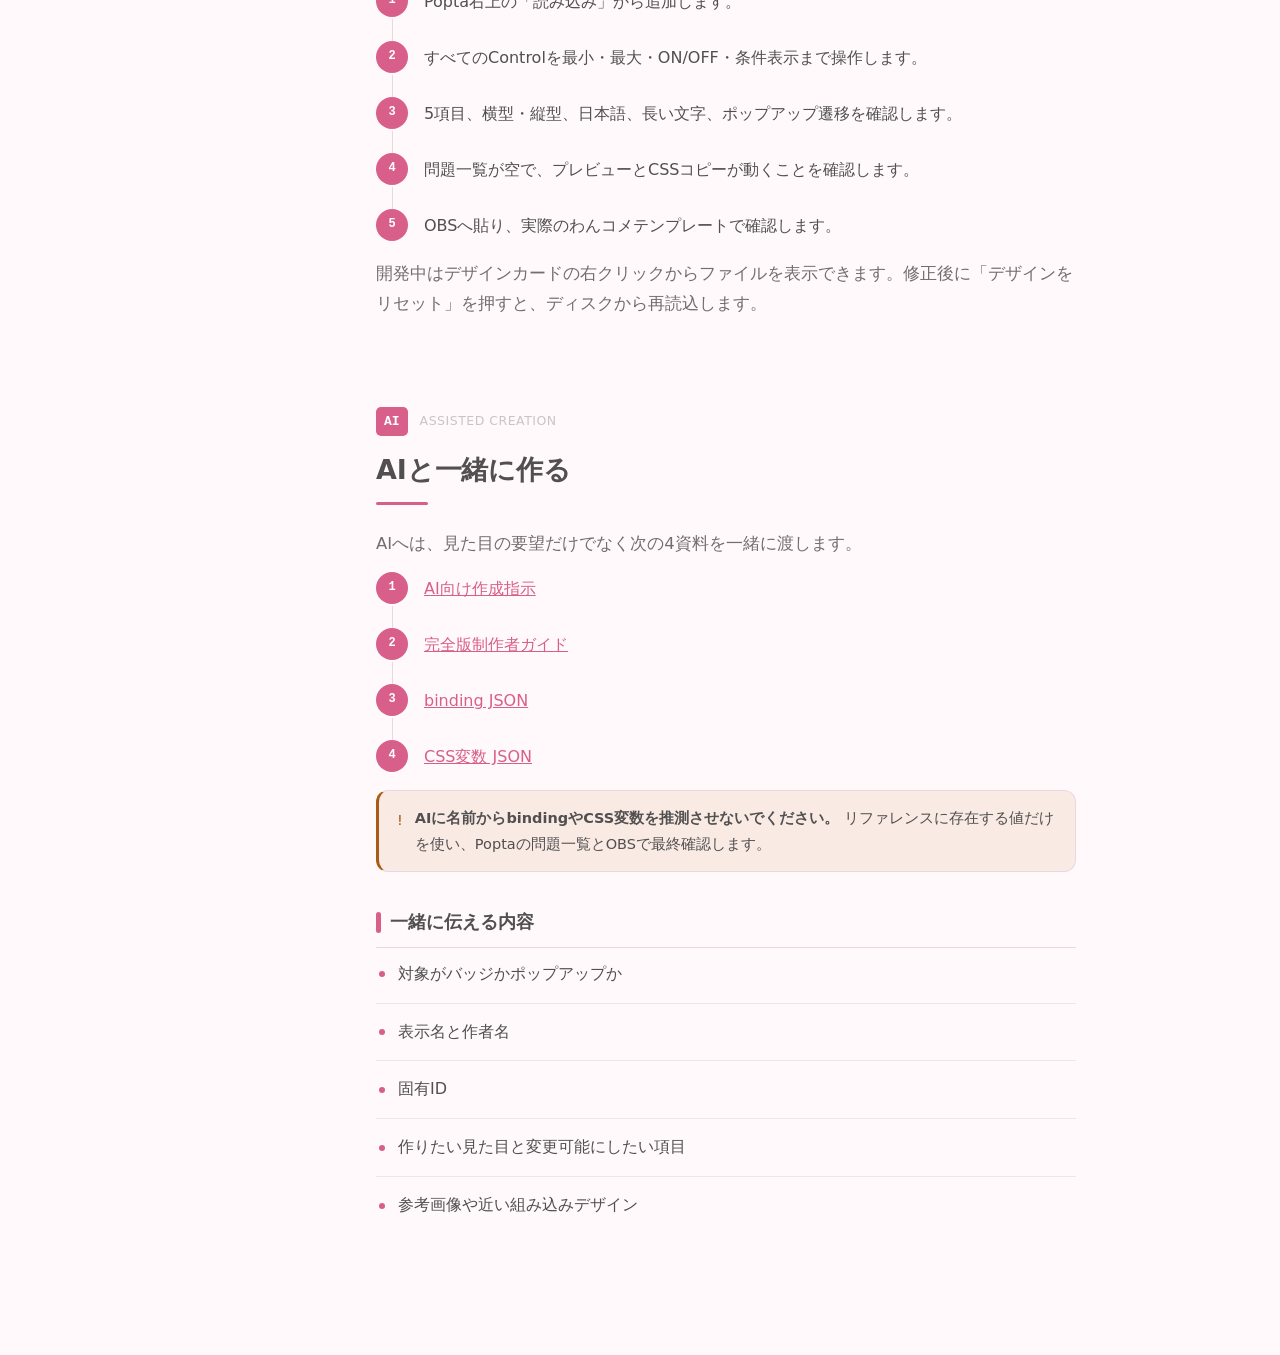
<file: Popta/TemplateGuide.html>
<!DOCTYPE html>
<html lang="ja">
<head>
<meta charset="UTF-8">
<meta name="viewport" content="width=device-width, initial-scale=1.0">
<title>Popta デザインテンプレート制作者ガイド</title>
<link rel="icon" href="icons/logo.svg" type="image/svg+xml">
<meta name="description" content="Popta用デザインテンプレートのフォルダの作成・検証・AI利用ガイド">
<link rel="stylesheet" href="../assets/guide/guide.css">
<link rel="stylesheet" href="Popta.css">
</head>
<body data-guide-id="popta-template" data-guide-share-text="Popta デザインテンプレート制作者ガイド">
<div id="progress"></div>
<button class="nav-toggle" id="navToggle" type="button" aria-label="目次を開く">☰ 目次</button>
<div class="sidebar-scrim" id="scrim"></div>
<div class="layout">
  <aside class="sidebar" id="sidebar">
    <div class="brand"><span class="brand-logo"><img src="icons/logo.svg" alt="" width="32" height="32"></span><span class="brand-name">Popta Template</span></div>
    <nav><div class="nav-group"><div class="nav-group-label">制作者向け</div>
      <a class="nav-link nav-link-primary" href="#guide-home"><span class="num">●</span>概要</a>
      <a class="nav-link" href="#ch01"><span class="num">01</span>パッケージ構造</a>
      <a class="nav-link" href="#ch02"><span class="num">02</span>manifest</a>
      <a class="nav-link" href="#ch03"><span class="num">03</span>Controls</a>
      <a class="nav-link" href="#ch04"><span class="num">04</span>CSS API</a>
      <a class="nav-link" href="#ch05"><span class="num">05</span>素材</a>
      <a class="nav-link" href="#ch06"><span class="num">06</span>検証と配布</a>
      <a class="nav-link" href="#ai"><span class="num">AI</span>AIと作る</a>
    </div></nav>
    <button class="theme-toggle" id="themeToggle" type="button"><span aria-hidden="true">◐</span><span id="themeLabel">表示テーマを切り替え</span></button>
  </aside>
  <main class="content">
    <nav class="breadcrumb" aria-label="パンくずリスト"><a class="breadcrumb-link" href="../index.html">Home</a><span class="breadcrumb-sep">›</span><details class="breadcrumb-dropdown" id="toolsDropdown"><summary class="breadcrumb-link">Popta</summary><ul class="breadcrumb-menu"><li><a href="Popta.html">使い方ガイド</a></li><li><a href="TemplateGuide.html" aria-current="page">制作者ガイド</a></li></ul></details><span class="breadcrumb-sep">›</span><span class="breadcrumb-current">デザインテンプレート</span></nav>
    <header class="doc-header"><p class="doc-eyebrow">Popta Template API v1</p><h1 class="chapter-title">デザインテンプレート制作者ガイド</h1><div class="doc-header-actions"><div class="share-widget"><button class="share-btn" id="shareBtn" type="button" aria-haspopup="true" aria-expanded="false">共有</button><div class="share-menu" id="shareMenu" hidden><a class="share-menu-item" id="shareTwitter" href="#" target="_blank" rel="noopener">Xでポストする</a><button class="share-menu-item" id="shareCopy" type="button">リンクをコピーする</button></div></div></div><p class="doc-lede"><code>デザインフォルダ／ZIP</code>を作成し、Poptaで検証して配布するための仕様です。バッジとポップアップは別々のフォルダとして作ります。</p></header>

    <section class="guide-home" id="guide-home"><div class="guide-home-heading"><div><p class="section-eyebrow">REFERENCE</p><h2>コードと同期した資料</h2><p>AIへ渡す場合も、次の資料を正本として使ってください。</p></div></div><div class="purpose-grid">
      <a class="purpose-card" href="reference/poptatemplate-author-guide.md"><strong>完全版Markdown</strong><span>人とAIの両方で読める詳細仕様</span></a>
      <a class="purpose-card" href="reference/poptatemplate-ai-brief.md"><strong>AI向け指示</strong><span>禁止事項と成果物を短く固定</span></a>
      <a class="purpose-card" href="reference/template-bindings.json"><strong>binding JSON</strong><span>許可された型・対象・安全範囲</span></a>
      <a class="purpose-card" href="reference/template-css-variables.json"><strong>CSS変数 JSON</strong><span>組み込みで使用確認済みの変数</span></a>
    </div></section>

    <section class="chapter" id="ch01"><div class="chapter-kicker"><span class="num">01</span><span class="label">PACKAGE</span></div><h2 class="chapter-title">パッケージ構造</h2>
      <pre class="url-block">my-design/
├─ design.json
├─ style.css
├─ thumbnail.png       # 任意
└─ assets/             # 任意
   └─ decoration.svg</pre>
      <p>1デザインはdesign.jsonを含む独立フォルダです。共有時は通常のZIPにします。親フォルダ付きZIPや、バッジ・ポップアップの独立フォルダをまとめたセットZIPにも対応します。各デザインの素材はそれぞれのフォルダへ入れてください。</p>
      <div class="callout note"><span class="icon">i</span><p><code>preset</code>と<code>stylesheet</code>は同じ方法で読み込まれます。Popta由来は<code>preset</code>、外部作者の新規デザインは<code>stylesheet</code>を使用します。</p></div>
    </section>

    <section class="chapter" id="ch02"><div class="chapter-kicker"><span class="num">02</span><span class="label">MANIFEST</span></div><h2 class="chapter-title"><code>design.json</code></h2>
      <pre class="url-block">{
  "formatVersion": 1,
  "templateApiVersion": 1,
  "id": "creator.example.simple-badge",
  "name": "シンプルバッジ",
  "kind": "stylesheet",
  "target": "badge",
  "stylesheet": "style.css",
  "defaults": {},
  "controls": []
}</pre>
      <p><code>id</code>は更新でも変えない固有IDです。3〜128文字を推奨し、英数字から始まり英数字で終わるようにします。途中は英数字、ピリオド、アンダースコア、ハイフンのみ使用できます。<code>popta.official.*</code>は使用しないでください。</p>
      <p>任意で<code>author</code>、<code>description</code>、<code>thumbnail</code>、<code>license</code>、<code>homepage</code>を指定できます。</p>
    </section>

    <section class="chapter" id="ch03"><div class="chapter-kicker"><span class="num">03</span><span class="label">FORM</span></div><h2 class="chapter-title">Controlsと初期値</h2>
      <p>ControlsはPoptaに表示するフォームを宣言します。任意HTMLではありません。すべてに<code>id</code>、<code>type</code>、<code>label</code>、<code>section</code>が必要です。</p>
      <table><thead><tr><th>type</th><th>主な必須値</th></tr></thead><tbody><tr><td><code>number</code></td><td>binding, min, max, step</td></tr><tr><td><code>color</code></td><td>binding</td></tr><tr><td><code>text</code></td><td>binding, maxLength</td></tr><tr><td><code>boolean</code></td><td>binding</td></tr><tr><td><code>select</code></td><td>binding, options</td></tr><tr><td><code>font</code></td><td>binding</td></tr><tr><td><code>position</code></td><td>xBinding, yBinding, xLabel, yLabel</td></tr><tr><td><code>group</code></td><td>1件以上のcontrols</td></tr></tbody></table>
      <p><code>defaults</code>には公開bindingだけを正しい型で指定します。色はhex形式です。数値の初期値はControl範囲とPopta安全範囲の両方へ収めます。</p>
      <p><a href="reference/template-bindings.md">binding一覧を見る →</a></p>
    </section>

    <section class="chapter" id="ch04"><div class="chapter-kicker"><span class="num">04</span><span class="label">CSS</span></div><h2 class="chapter-title">Template API v1</h2>
      <p>バッジでは<code>.badges</code>、<code>.cc-badge</code>、<code>.cc-badge-label</code>、<code>.cc-badge-value</code>、<code>.cc-badge--{itemKey}</code>を使用します。ポップアップでは<code>.popup-zone</code>、<code>.popup</code>、<code>.popup-text</code>、<code>.popup--{itemKey}</code>を使用します。</p>
      <p><code>itemKey</code>は<code>like</code>、<code>viewer</code>、<code>total</code>、<code>firstComment</code>、<code>greeting</code>です。</p>
      <p><code>html</code>、<code>body</code>、<code>:root</code>、全称セレクタ、<code>:is()</code>、<code>:where()</code>、<code>:has()</code>、<code>@import</code>は使用できません。外部URLにもアクセスできません。</p>
      <p><a href="reference/template-css-variables.md">使用確認済みCSS変数を見る →</a></p>
    </section>

    <section class="chapter" id="ch05"><div class="chapter-kicker"><span class="num">05</span><span class="label">ASSETS</span></div><h2 class="chapter-title">画像素材</h2>
      <p>SVG、PNG、WebP、JPEGを同梱でき、<code>assets/</code>などのサブフォルダも利用できます。CSSの相対<code>url(...)</code>は読込時にData URLへ変換されます。</p>
      <p>JavaScript、HTML、フォントファイル、ネットワーク画像は同梱できません。SVG内のscript、イベント属性、外部参照なども拒否されます。</p>
      <h3>Webフォント</h3>
      <p>Google Fonts・Bunny Fontsのみ、design.jsonの専用設定から利用できます。作者のCSSへ直接書く@import・@font-face・外部URLは引き続き禁止です。</p>
      <pre><code>"webFonts": [{ "provider": "google", "family": "Noto Sans JP", "weights": [400, 700] }],
"defaults": { "font": "'Noto Sans JP', sans-serif" }</code></pre>
      <p>上記はdesign.jsonへ追加する部分の例です。最大4件。providerはgoogle/bunny、familyは80文字以内の英数字・空白・ハイフン、weightsは100〜900の100刻みで1〜9件。通常体のみ対応します。Bunnyの例はfamily: Figtreeです。</p>
      <p>宣言だけでは適用先は変わりません。defaults.fontまたは許可されたCSSでファミリーを指定し、代替フォントも指定してください。使用する太さ・日本語の収録有無・利用条件を確認してください。プレビューとOBSから外部通信が発生し、読み込めない場合は代替フォントになります。形式検証ではフォント名の実在や通信成功までは確認しません。</p>
    </section>

    <section class="chapter" id="import-folders"><h2>ZIP・フォルダの取り込み</h2><p>右上の「読み込み」でZIPまたはdesign.jsonを選択します。設定画面の「フォルダから追加」も使えます。複数ZIPとセットZIPに対応し、Pro版で.poptaと同時選択した場合はデザインを先に処理します。</p><p>外部ファイルはAppDataへコピーし、ZIPは編集可能なフォルダへ展開します。取り込み後の修正はAppData側で行います。管理済みフォルダはコピーせず再読み込みします。</p><p>登録済みIDは上書きしません。同時選択内の重複IDは該当分をすべて除外します。識別可能な設定エラーは保存して使用不可として表示し、識別できないファイルは問題一覧へ表示します。</p><p>「デザインをリセット」はファイルを再読み込みして初期値へ戻します。横の「⋮」から再読み込み・デフォルトセットの不足ファイル復元を選べます。</p></section>

    <section class="chapter" id="ch06"><div class="chapter-kicker"><span class="num">06</span><span class="label">TEST</span></div><h2 class="chapter-title">検証と配布</h2>
      <ol><li>Popta右上の「読み込み」から追加します。</li><li>すべてのControlを最小・最大・ON/OFF・条件表示まで操作します。</li><li>5項目、横型・縦型、日本語、長い文字、ポップアップ遷移を確認します。</li><li>問題一覧が空で、プレビューとCSSコピーが動くことを確認します。</li><li>OBSへ貼り、実際のわんコメテンプレートで確認します。</li></ol>
      <p>開発中はデザインカードの右クリックからファイルを表示できます。修正後に「デザインをリセット」を押すと、ディスクから再読込します。</p>
    </section>

    <section class="chapter" id="ai"><div class="chapter-kicker"><span class="num">AI</span><span class="label">ASSISTED CREATION</span></div><h2 class="chapter-title">AIと一緒に作る</h2>
      <p>AIへは、見た目の要望だけでなく次の4資料を一緒に渡します。</p>
      <ol><li><a href="reference/poptatemplate-ai-brief.md">AI向け作成指示</a></li><li><a href="reference/poptatemplate-author-guide.md">完全版制作者ガイド</a></li><li><a href="reference/template-bindings.json">binding JSON</a></li><li><a href="reference/template-css-variables.json">CSS変数 JSON</a></li></ol>
      <div class="callout warn"><span class="icon">!</span><p><strong>AIに名前からbindingやCSS変数を推測させないでください。</strong> リファレンスに存在する値だけを使い、Poptaの問題一覧とOBSで最終確認します。</p></div>
      <h3>一緒に伝える内容</h3><ul><li>対象がバッジかポップアップか</li><li>表示名と作者名</li><li>固有ID</li><li>作りたい見た目と変更可能にしたい項目</li><li>参考画像や近い組み込みデザイン</li></ul>
    </section>
  </main>
</div>
<script src="../assets/guide/guide.js"></script>
</body>
</html>
</file>
<file: assets/guide/guide.css>
﻿/* Shared usage-guide layout and components. App colors live in each app CSS. */
  * { box-sizing: border-box; }
  html { scroll-behavior: smooth; }
  @media (prefers-reduced-motion: reduce) {
    html { scroll-behavior: auto; }
    * { animation-duration: 0.01ms !important; transition-duration: 0.01ms !important; }
  }

  body {
    margin: 0;
    background: var(--guide-bg);
    color: var(--guide-text);
    font-family: var(--guide-font-sans);
    font-size: 16px;
    line-height: 1.8;
    -webkit-font-smoothing: antialiased;
  }

  /* ---------- progress bar ---------- */
  #progress {
    position: fixed;
    top: 0; left: 0;
    height: 3px;
    width: 0%;
    background: var(--guide-accent);
    z-index: 60;
    transition: width 80ms linear;
  }

  /* ---------- layout ---------- */
  .layout {
    display: flex;
    align-items: flex-start;
    max-width: 1180px;
    margin: 0 auto;
  }

  .sidebar {
    position: sticky;
    top: 0;
    height: 100vh;
    width: var(--guide-sidebar-width, 280px);
    flex: none;
    overflow-y: auto;
    padding: 28px 18px 40px;
    border-right: 1px solid var(--guide-border);
    background: var(--guide-surface);
  }

  .brand {
    display: flex;
    align-items: center;
    gap: 8px;
    padding: 4px 10px 20px;
  }
  .brand-logo {
    display: flex;
    align-items: center;
    padding: 1px 6px;
  }
  .brand-name {
    font-weight: 700;
    font-size: 16px;
    letter-spacing: 0.01em;
    line-height: 1;
  }
  .brand-sub {
    display: block;
    font-size: 12px;
    color: var(--guide-text-faint);
    padding: 0 10px 18px;
  }

  .nav-group {
    margin-bottom: 4px;
  }
  .nav-separator {
    height: 1px;
    margin: 18px 10px 6px;
    background: var(--guide-border);
  }
  .nav-group-label {
    font-size: 11px;
    font-weight: 700;
    letter-spacing: 0.09em;
    color: var(--guide-text-faint);
    text-transform: uppercase;
    padding: 14px 10px 6px;
  }
  .nav-link {
    display: flex;
    align-items: baseline;
    gap: 10px;
    padding: 7px 10px;
    border-radius: var(--guide-radius-s);
    color: var(--guide-text-muted);
    text-decoration: none;
    font-size: 14px;
    line-height: 1.4;
  }
  .nav-link:hover {
    color: var(--guide-text);
    background: var(--guide-surface-2);
  }
  .nav-link .num {
    font-family: var(--guide-font-mono);
    font-size: 11px;
    color: var(--guide-text-faint);
    flex: none;
    width: 1.4em;
  }
  .nav-link.active {
    color: var(--guide-accent);
    background: var(--guide-accent-soft);
    font-weight: 700;
  }
  .nav-link.active .num { color: var(--guide-accent); }
  .nav-link-primary {
    color: var(--guide-text);
    font-weight: 700;
  }

  .theme-toggle {
    display: flex;
    align-items: center;
    gap: 8px;
    margin: 18px 10px 0;
    padding: 8px 10px;
    border: 1px solid var(--guide-border);
    border-radius: var(--guide-radius-s);
    background: var(--guide-surface-2);
    color: var(--guide-text-muted);
    font-size: 12.5px;
    cursor: pointer;
    width: calc(100% - 20px);
  }
  .theme-toggle:hover { color: var(--guide-text); border-color: var(--guide-text-faint); }
  .theme-toggle svg { flex: none; }

  .nav-toggle {
    display: none;
  }

  /* ---------- main content ---------- */
  .content {
    flex: 1;
    min-width: 0;
    padding: 56px 56px 120px;
  }

  /* ---------- breadcrumb ---------- */
  .breadcrumb {
    display: flex;
    align-items: center;
    flex-wrap: wrap;
    gap: 6px;
    margin-bottom: 24px;
    font-size: 13px;
    color: var(--guide-text-muted);
  }
  .breadcrumb-link {
    color: var(--guide-text-muted);
    text-decoration: none;
  }
  .breadcrumb-link:hover {
    color: var(--guide-accent);
  }
  .breadcrumb-sep {
    color: var(--guide-text-faint);
  }
  .breadcrumb-current {
    color: var(--guide-text);
    font-weight: 600;
  }
  .breadcrumb-dropdown {
    position: relative;
    display: inline-flex;
  }
  .breadcrumb-dropdown summary {
    list-style: none;
    cursor: pointer;
    display: inline-flex;
    align-items: center;
    gap: 4px;
  }
  .breadcrumb-dropdown summary::-webkit-details-marker {
    display: none;
  }
  .breadcrumb-dropdown summary::after {
    content: "▾";
    font-size: 10px;
    color: var(--guide-text-faint);
  }
  .breadcrumb-menu {
    position: absolute;
    top: calc(100% + 8px);
    left: 0;
    margin: 0;
    padding: 6px;
    list-style: none;
    min-width: 160px;
    background: var(--guide-surface);
    border: 1px solid var(--guide-border);
    border-radius: var(--guide-radius-m);
    box-shadow: var(--guide-shadow);
    z-index: 20;
  }
  .breadcrumb-menu li + li {
    margin-top: 2px;
  }
  .breadcrumb-menu a {
    display: block;
    padding: 8px 10px;
    border-radius: var(--guide-radius-s);
    color: var(--guide-text);
    text-decoration: none;
    font-size: 13px;
  }
  .breadcrumb-menu a:hover {
    background: var(--guide-accent-soft);
  }
  .breadcrumb-menu a[aria-current="page"] {
    color: var(--guide-accent);
    font-weight: 600;
  }

  .doc-header {
    margin-bottom: 56px;
    padding-bottom: 32px;
    border-bottom: 1px solid var(--guide-border);
  }
  .doc-eyebrow {
    font-family: var(--guide-font-mono);
    font-size: 12.5px;
    letter-spacing: 0.1em;
    color: var(--guide-accent);
    text-transform: uppercase;
    margin: 0 0 14px;
  }
  .doc-title {
    margin-bottom: 10px;
  }

  .doc-title img {
    width: 90%;
  }
  .doc-store-link {
    display: flex;
    width: fit-content;
    align-items: center;
    gap: 6px;
    margin: 0 0 18px auto;
    padding: 8px 14px;
    border-radius: var(--guide-radius-s);
    border: 1px solid var(--guide-accent);
    color: var(--guide-accent);
    text-decoration: none;
    font-size: 13.5px;
    font-weight: 700;
    line-height: 1.8;
    transition: background 150ms ease, color 150ms ease;
  }
  .doc-store-link:hover {
    background: var(--guide-accent-soft);
  }
  .doc-store-link.is-disabled {
    border-color: var(--guide-border);
    color: var(--guide-text-faint);
    font-weight: 600;
    cursor: default;
  }

  .doc-header-actions {
    display: flex;
    align-items: center;
    justify-content: flex-end;
    gap: 10px;
    margin: 0 0 18px;
  }
  .doc-header-actions .doc-store-link {
    margin: 0;
  }

  /* ---------- share widget ---------- */
  .share-widget {
    position: relative;
  }
  .share-btn {
    appearance: none;
    -webkit-appearance: none;
    display: flex;
    align-items: center;
    gap: 6px;
    margin: 0;
    padding: 8px 14px;
    border-radius: var(--guide-radius-s);
    border: 1px solid var(--guide-accent);
    background: none;
    color: var(--guide-accent);
    font-family: var(--guide-font-sans);
    font-size: 13.5px;
    font-weight: 700;
    line-height: 1.8;
    cursor: pointer;
    transition: background 150ms ease, color 150ms ease;
  }
  .share-btn:hover,
  .share-btn[aria-expanded="true"] {
    background: var(--guide-accent-soft);
  }
  .share-btn svg { display: block; }

  .share-menu[hidden] {
    display: none;
  }
  .share-menu {
    position: absolute;
    top: calc(100% + 8px);
    right: 0;
    z-index: 10;
    display: flex;
    flex-direction: column;
    min-width: 170px;
    padding: 6px;
    border-radius: var(--guide-radius-m);
    border: 1px solid var(--guide-border);
    background: var(--guide-surface);
    box-shadow: var(--guide-shadow);
  }
  .share-menu-item {
    display: block;
    width: 100%;
    padding: 9px 10px;
    border: none;
    border-radius: var(--guide-radius-s);
    background: none;
    color: var(--guide-text);
    font-family: var(--guide-font-sans);
    font-size: 13px;
    text-align: left;
    text-decoration: none;
    cursor: pointer;
  }
  .share-menu-item:hover {
    background: var(--guide-accent-soft);
    color: var(--guide-accent);
  }

  .doc-lede {
    font-size: 16.5px;
    color: var(--guide-text-muted);
    margin: 0;
  }

  /* ---------- guide home / quick start ---------- */
  .guide-home,
  .quick-start {
    max-width: 760px;
    scroll-margin-top: 24px;
  }
  .guide-home {
    margin: 0 0 72px;
  }
  .guide-home-heading {
    display: flex;
    align-items: flex-end;
    justify-content: space-between;
    gap: 24px;
    margin-bottom: 22px;
  }
  .section-eyebrow {
    margin: 0 0 6px;
    color: var(--guide-accent);
    font-family: var(--guide-font-mono);
    font-size: 12px;
    font-weight: 700;
    letter-spacing: 0.1em;
  }
  .guide-home h2 {
    margin: 0 0 6px;
    font-size: 27px;
    line-height: 1.4;
  }
  .guide-home-heading p:last-child,
  .quick-start-lede {
    margin: 0;
    color: var(--guide-text-muted);
  }
  .start-button,
  .secondary-button {
    display: inline-flex;
    align-items: center;
    justify-content: center;
    gap: 8px;
    min-height: 44px;
    padding: 9px 16px;
    border-radius: var(--guide-radius-s);
    font-size: 14px;
    font-weight: 700;
    line-height: 1.4;
    text-decoration: none;
  }
  .start-button {
    flex: none;
    background: var(--guide-accent);
    color: var(--guide-accent-ink);
  }
  .start-button:hover { filter: brightness(1.06); }
  .secondary-button {
    border: 1px solid var(--guide-border);
    color: var(--guide-text);
    background: var(--guide-surface);
  }
  .secondary-button:hover { border-color: var(--guide-accent); color: var(--guide-accent); }
  .purpose-grid {
    display: grid;
    grid-template-columns: repeat(2, minmax(0, 1fr));
    gap: 12px;
  }
  .purpose-card {
    display: grid;
    grid-template-columns: 38px 1fr;
    grid-template-rows: auto auto;
    column-gap: 12px;
    padding: 16px;
    border: 1px solid var(--guide-border);
    border-radius: var(--guide-radius-m);
    background: var(--guide-surface);
    color: var(--guide-text);
    text-decoration: none;
    transition: border-color 140ms ease, background 140ms ease, transform 140ms ease;
  }
  .purpose-card:hover {
    border-color: var(--guide-accent);
    background: var(--guide-accent-soft);
    transform: translateY(-1px);
  }
  .purpose-icon {
    grid-row: 1 / 3;
    display: grid;
    place-items: center;
    width: 38px;
    height: 38px;
    border-radius: var(--guide-radius-s);
    background: var(--guide-accent-soft);
    color: var(--guide-accent);
    font-size: 19px;
  }
  .purpose-card strong { font-size: 15px; }
  .purpose-card > span:last-child {
    color: var(--guide-text-muted);
    font-size: 13px;
    line-height: 1.55;
  }
  .support-links {
    display: flex;
    flex-wrap: wrap;
    gap: 8px 18px;
    margin-top: 18px;
    padding-top: 16px;
    border-top: 1px solid var(--guide-border-soft);
  }
  .support-links a { font-size: 13.5px; text-decoration: none; }
  .support-links a::after { content: " →"; }

  .quick-start {
    margin: 0 0 88px;
    padding: 24px;
    border: 1px solid var(--guide-border);
    border-radius: var(--guide-radius-m);
    background: var(--guide-surface);
  }
  .step-list {
    display: grid;
    gap: 0;
    margin: 24px 0;
    padding: 0;
    list-style: none;
  }
  .step-list li {
    position: relative;
    display: grid;
    grid-template-columns: 34px 1fr;
    gap: 12px;
    margin: 0;
    padding: 0 0 22px;
  }
  .step-list li:last-child { padding-bottom: 0; }
  .step-list li:not(:last-child)::before {
    content: "";
    position: absolute;
    top: 32px;
    bottom: 0;
    left: 16px;
    width: 1px;
    background: var(--guide-border);
  }
  .step-number {
    position: relative;
    z-index: 1;
    display: grid;
    place-items: center;
    width: 34px;
    height: 34px;
    border-radius: 50%;
    background: var(--guide-accent);
    color: var(--guide-accent-ink);
    font-family: var(--guide-font-mono);
    font-size: 13px;
    font-weight: 800;
  }
  .step-list strong { display: block; margin: 3px 0 4px; }
  .step-list p { margin: 0; color: var(--guide-text-muted); font-size: 14px; }
  .quick-start-actions { display: flex; flex-wrap: wrap; gap: 10px; }
  .obs-paths {
    display: grid;
    grid-template-columns: repeat(2, minmax(0, 1fr));
    gap: 12px;
    margin-top: 24px;
    padding-top: 20px;
    border-top: 1px solid var(--guide-border);
  }
  .obs-paths.compact { margin: 18px 0; padding: 0; border: 0; }
  .obs-paths > div,
  .obs-paths > a {
    padding: 14px 16px;
    border: 1px solid var(--guide-border);
    border-radius: var(--guide-radius-m);
    background: var(--guide-surface-2);
  }
  .obs-path-link {
    display: block;
    color: var(--guide-text);
    text-decoration: none;
    transition: border-color 140ms ease, background 140ms ease;
  }
  .obs-path-link:hover {
    border-color: var(--guide-accent);
    background: var(--guide-accent-soft);
  }
  .path-label {
    display: block;
    margin-bottom: 4px;
    color: var(--guide-accent);
    font-size: 11px;
    font-weight: 700;
    letter-spacing: 0.04em;
  }
  .obs-paths strong { display: block; margin-bottom: 4px; font-size: 14px; }
  .obs-paths p { margin: 0; color: var(--guide-text-muted); font-size: 13px; line-height: 1.65; }
  .path-jump {
    display: block;
    margin-top: 8px;
    color: var(--guide-accent);
    font-size: 12px;
    font-weight: 700;
  }

  section.chapter {
    max-width: 700px;
    margin: 0 0 88px;
    scroll-margin-top: 24px;
  }
  section.chapter:last-of-type { margin-bottom: 24px; }

  .chapter-kicker {
    display: flex;
    align-items: center;
    gap: 12px;
    margin-bottom: 10px;
  }
  .chapter-kicker .num {
    font-family: var(--guide-font-mono);
    font-size: 13px;
    font-weight: 700;
    color: var(--guide-accent-ink);
    background: var(--guide-accent);
    border-radius: 5px;
    padding: 3px 8px;
  }
  .chapter-kicker .label {
    font-size: 12.5px;
    color: var(--guide-text-faint);
    letter-spacing: 0.04em;
  }

  h2.chapter-title {
    position: relative;
    font-size: 27px;
    font-weight: 800;
    margin: 0 0 24px;
    padding-bottom: 10px;
    letter-spacing: -0.005em;
    text-wrap: balance;
  }
  h2.chapter-title::after {
    content: "";
    position: absolute;
    left: 0;
    bottom: 0;
    width: 52px;
    height: 3px;
    border-radius: 999px;
    background: var(--guide-accent);
  }

  section.chapter > p:first-of-type {
    font-size: 16.5px;
    color: var(--guide-text-muted);
  }

  h3 {
    font-size: 18px;
    font-weight: 700;
    margin: 34px 0 12px;
    padding-top: 4px;
  }
  section.chapter > h3 {
    display: flex;
    align-items: center;
    gap: 9px;
    padding: 0 0 8px;
    border-bottom: 1px solid var(--guide-border);
  }
  section.chapter > h3::before {
    content: "";
    flex: none;
    width: 5px;
    height: 1.15em;
    border-radius: 999px;
    background: var(--guide-accent);
  }
  h4 {
    font-size: 18px;
    font-weight: 800;
    margin: 30px 0 12px;
    padding: 0 0 8px;
    color: var(--guide-text);
    border-bottom: 1px solid var(--guide-border-soft);
  }
  h5 {
    position: relative;
    font-size: 16px;
    font-weight: 700;
    line-height: 1.5;
    margin: 26px 0 12px;
    padding-left: 14px;
    color: var(--guide-text);
  }
  h5::before {
    content: "";
    position: absolute;
    left: 0;
    top: 0.25em;
    width: 4px;
    height: 1em;
    border-radius: 999px;
    background: var(--guide-accent);
  }
  .guide-subtitle {
    scroll-margin-top: 24px;
    padding: 10px 12px;
    border-left: 3px solid var(--guide-accent);
    border-bottom: 1px solid var(--guide-border-soft);
    background: linear-gradient(90deg, var(--guide-accent-soft), transparent 72%);
  }

  .keyword-mark {
    color: var(--guide-text);
    font-weight: 700;
    text-decoration-line: underline;
    text-decoration-color: var(--guide-accent);
    text-decoration-thickness: 2px;
    text-underline-offset: 4px;
  }

  p { margin: 0 0 14px; }
  section.chapter p { color: var(--guide-text); }

  ul, ol {
    margin: 0 0 16px;
    padding-left: 1.3em;
  }
  li { margin-bottom: 8px; }
  li:last-child { margin-bottom: 0; }
  li > ul, li > ol { margin-top: 8px; }

  /* 長い説明リストは、カード化せず余白と細い区切りで読み分ける */
  section.chapter > ul {
    display: grid;
    gap: 14px;
    padding: 0;
    list-style: none;
  }
  section.chapter > ul > li {
    position: relative;
    margin: 0;
    padding: 0 0 14px 22px;
    border-bottom: 1px solid var(--guide-border-soft);
  }
  section.chapter > ul > li::before {
    content: "";
    position: absolute;
    top: 0.72em;
    left: 3px;
    width: 6px;
    height: 6px;
    border-radius: 50%;
    background: var(--guide-accent);
  }
  section.chapter > ul > li:last-child { padding-bottom: 0; border-bottom: 0; }
  section.chapter > ul > li strong:first-child { color: var(--guide-accent); }

  /* 「項目名: 説明」の一覧は、設定項目としてカードで区切る */
  section.chapter > ul > li:has(> strong:first-child) {
    padding: 13px 15px;
    border: 1px solid var(--guide-border-soft);
    border-radius: var(--guide-radius-s);
    background: var(--guide-surface-2);
  }
  section.chapter > ul > li:has(> strong:first-child)::before { display: none; }
  section.chapter > ul > li:has(> strong:first-child) > strong:first-child {
    display: inline-block;
    margin-right: 0.2em;
  }

  /* 操作手順は番号を軸に縦へ読み進める */
  section.chapter > ol {
    display: grid;
    gap: 22px;
    padding: 0;
    list-style: none;
    counter-reset: chapter-step;
  }
  section.chapter > ol > li {
    position: relative;
    min-height: 34px;
    margin: 0;
    padding: 3px 0 0 48px;
    counter-increment: chapter-step;
  }
  section.chapter > ol > li:not(:last-child)::after {
    content: "";
    position: absolute;
    top: 34px;
    bottom: -22px;
    left: 16px;
    width: 1px;
    background: var(--guide-border);
  }
  section.chapter > ol > li::before {
    content: counter(chapter-step);
    position: absolute;
    top: 0;
    left: 0;
    display: grid;
    place-items: center;
    width: 32px;
    height: 32px;
    border-radius: 50%;
    background: var(--guide-accent);
    color: var(--guide-accent-ink);
    font-family: var(--guide-font-mono);
    font-size: 12px;
    font-weight: 800;
  }

  .feature-grid {
    display: grid;
    grid-template-columns: repeat(2, minmax(0, 1fr));
    gap: 10px;
    margin: 0 0 16px;
  }
  .feature-grid a {
    display: block;
    padding: 14px;
    border: 1px solid var(--guide-border);
    border-radius: var(--guide-radius-m);
    background: var(--guide-surface-2);
    color: var(--guide-text);
    text-decoration: none;
  }
  .feature-grid a:hover { border-color: var(--guide-accent); }
  .feature-grid a:last-child:nth-child(odd) { grid-column: 1 / -1; }
  .feature-grid strong {
    display: block;
    margin-bottom: 3px;
    color: var(--guide-accent);
  }
  .feature-grid span {
    display: block;
    color: var(--guide-text-muted);
    font-size: 13px;
    line-height: 1.55;
  }
  .section-note {
    padding: 10px 12px;
    border-radius: var(--guide-radius-s);
    background: var(--guide-accent-soft);
    font-size: 14px;
  }

  strong { font-weight: 700; color: var(--guide-text); }
  a { color: var(--guide-accent); }

  code {
    font-family: var(--guide-font-mono);
    font-size: 0.88em;
    background: var(--guide-surface-2);
    border: 1px solid var(--guide-border-soft);
    border-radius: 4px;
    padding: 0.1em 0.4em;
  }

  pre.url-block {
    font-family: var(--guide-font-mono);
    font-size: 14.5px;
    background: var(--guide-surface-2);
    border: 1px solid var(--guide-border);
    border-radius: var(--guide-radius-m);
    padding: 14px 18px;
    overflow-x: auto;
    color: var(--guide-accent);
    margin: 0 0 16px;
  }

  .callout {
    display: flex;
    gap: 12px;
    border: 1px solid var(--guide-border);
    border-left: 3px solid var(--guide-accent);
    background: var(--guide-surface-2);
    border-radius: var(--guide-radius-m);
    padding: 14px 18px;
    margin: 0 0 18px;
    font-size: 14.5px;
  }
  .callout p { margin: 0; color: var(--guide-text); }
  .callout .icon { flex: none; margin-top: 2px; }
  .callout.warn { border-left-color: var(--guide-warning); background: var(--guide-warning-soft); }
  .callout.warn .icon { color: var(--guide-warning); }
  .callout.danger { border-left-color: var(--guide-danger); background: var(--guide-danger-soft); }
  .callout.danger .icon { color: var(--guide-danger); }
  .callout.note .icon { color: var(--guide-accent); }

  figure.screenshot {
    margin: 0 0 20px;
  }
  figure.screenshot img {
    display: block;
    width: 100%;
    border: 1px solid var(--guide-border);
    border-radius: var(--guide-radius-m);
    box-shadow: var(--guide-shadow);
    background: var(--guide-surface-2);
  }
  figure.screenshot figcaption {
    margin-top: 8px;
    font-size: 13px;
    color: var(--guide-text-faint);
  }
  .screenshot-row {
    display: flex;
    gap: 16px;
    flex-wrap: wrap;
    margin: 0 0 20px;
  }
  .screenshot-row figure.screenshot {
    flex: 1 1 240px;
    min-width: 0;
    margin: 0;
  }

  .dock-guide {
    display: grid;
    gap: 18px;
    margin: 18px 0 24px;
  }
  .dock-guide figure.screenshot {
    position: relative;
    margin: 0;
    padding: 14px;
    border: 1px solid var(--guide-border);
    border-radius: var(--guide-radius-m);
    background: var(--guide-surface-2);
  }
  .dock-guide .shot-frame {
    position: relative;
  }
  .dock-guide figure.screenshot img {
    border: 0;
    box-shadow: none;
  }
  .dock-guide .shot-number {
    position: absolute;
    z-index: 2;
    top: 4px;
    left: 4px;
    display: grid;
    place-items: center;
    width: 32px;
    height: 32px;
    border: 2px solid #fff;
    border-radius: 50%;
    background: var(--guide-accent);
    color: var(--guide-accent-ink);
    font-family: var(--guide-font-mono);
    font-size: 13px;
    font-weight: 800;
    box-shadow: 0 2px 8px rgba(0,0,0,0.28);
  }
  .dock-guide .shot-highlight {
    position: absolute;
    z-index: 1;
    border: 3px solid var(--guide-accent);
    border-radius: 4px;
    background: color-mix(in srgb, var(--guide-accent) 12%, transparent);
    box-shadow: 0 0 0 3px color-mix(in srgb, var(--guide-accent) 20%, transparent);
    pointer-events: none;
  }
  .dock-guide figure.screenshot figcaption {
    margin: 10px 2px 0;
    color: var(--guide-text-muted);
    line-height: 1.65;
  }
  .dock-guide figure.screenshot figcaption strong {
    display: block;
    color: var(--guide-text);
    font-size: 14px;
  }

  .kbd-row {
    display: flex;
    flex-wrap: wrap;
    gap: 8px;
    margin: 0 0 18px;
  }
  .kbd {
    font-family: var(--guide-font-mono);
    font-size: 13px;
    font-weight: 600;
    color: var(--guide-text);
    background: var(--guide-surface-2);
    border: 1px solid var(--guide-border);
    border-bottom-width: 2px;
    border-radius: var(--guide-radius-s);
    padding: 5px 10px;
  }

  .grid-2 {
    display: grid;
    grid-template-columns: 1fr 1fr;
    gap: 14px;
    margin: 0 0 18px;
  }
  @media (max-width: 640px) {
    .grid-2 { grid-template-columns: 1fr; }
    .guide-home-heading { display: block; }
    .guide-home-heading .start-button { margin-top: 16px; }
    .purpose-grid,
    .obs-paths,
    .feature-grid { grid-template-columns: 1fr; }
    .feature-grid a:last-child:nth-child(odd) { grid-column: auto; }
    .quick-start { padding: 20px 16px; }
  }
  .fact-card {
    border: 1px solid var(--guide-border);
    border-radius: var(--guide-radius-m);
    padding: 16px 18px;
    background: var(--guide-surface);
  }
  .fact-card .fact-title {
    font-family: var(--guide-font-mono);
    font-size: 12px;
    letter-spacing: 0.04em;
    color: var(--guide-accent);
    margin-bottom: 6px;
  }
  .fact-card p { color: var(--guide-text-muted); font-size: 14px; margin: 0; }
  .fact-card strong { display: block; font-size: 15px; margin-bottom: 4px; }

  table {
    width: 100%;
    border-collapse: collapse;
    margin: 0 0 18px;
    font-size: 14.5px;
  }
  thead th {
    text-align: left;
    font-size: 12px;
    letter-spacing: 0.04em;
    color: var(--guide-text-faint);
    border-bottom: 1px solid var(--guide-border);
    padding: 0 10px 8px 0;
    font-weight: 600;
  }
  tbody td {
    padding: 10px 10px 10px 0;
    border-bottom: 1px solid var(--guide-border-soft);
    vertical-align: top;
  }
  tbody tr:last-child td { border-bottom: none; }

  .chapter-nav {
    display: flex;
    justify-content: space-between;
    gap: 16px;
    margin-top: 44px;
    padding-top: 24px;
    border-top: 1px solid var(--guide-border);
  }
  .chapter-nav a {
    flex: 1;
    text-decoration: none;
    color: var(--guide-text-muted);
    border: 1px solid var(--guide-border);
    border-radius: var(--guide-radius-m);
    padding: 12px 16px;
    font-size: 13.5px;
    display: block;
    transition: border-color 120ms ease, color 120ms ease;
  }
  .chapter-nav a:hover { border-color: var(--guide-accent); color: var(--guide-accent); }
  .chapter-nav a.next { text-align: right; }
  .chapter-nav a .dir { display: block; font-size: 11px; color: var(--guide-text-faint); margin-bottom: 3px; letter-spacing: 0.04em; }

  .toc-end {
    max-width: 700px;
    padding: 28px 0 0;
    color: var(--guide-text-faint);
    font-size: 13px;
    border-top: 1px solid var(--guide-border);
  }

  /* ---------- mobile ---------- */
  @media (max-width: 900px) {
    .layout { display: block; }
    .sidebar {
      position: fixed;
      inset: 0 30% 0 0;
      z-index: 50;
      width: auto;
      transform: translateX(-105%);
      transition: transform 180ms ease;
      box-shadow: var(--guide-shadow);
    }
    .sidebar.open { transform: translateX(0); }
    .sidebar-scrim {
      display: none;
      position: fixed; inset: 0;
      background: rgba(0,0,0,0.4);
      z-index: 45;
    }
    .sidebar-scrim.open { display: block; }
    .nav-toggle {
      display: flex;
      align-items: center;
      gap: 8px;
      position: fixed;
      top: 14px;
      left: 14px;
      z-index: 55;
      background: var(--guide-surface);
      color: var(--guide-text);
      border: 1px solid var(--guide-border);
      border-radius: var(--guide-radius-s);
      padding: 9px 12px;
      font-size: 13px;
      font-family: var(--guide-font-sans);
      box-shadow: var(--guide-shadow);
      cursor: pointer;
    }
    .nav-toggle.is-open { display: none; }
    .content { padding: 90px 22px 100px; }
    .doc-title { font-size: 26px; }
  }
</file>
<file: Popta/Popta.css>
/* Popta guide theme */
:root {
  --guide-bg: #fff9fb;
  --guide-surface: #ffffff;
  --guide-surface-2: #fff1f5;
  --guide-surface-3: #f9e4eb;
  --guide-border: #ead8df;
  --guide-border-soft: #f2e5ea;
  --guide-text: #514f50;
  --guide-text-muted: #746d70;
  --guide-text-faint: #9a8e9380;
  --guide-text-faint-solid: #95878d;
  --guide-accent: #d85f89;
  --guide-accent-soft: rgba(216, 95, 137, 0.12);
  --guide-accent-ink: #ffffff;
  --guide-warning: #a85c14;
  --guide-warning-soft: rgba(202, 124, 48, 0.12);
  --guide-danger: #c63f59;
  --guide-danger-soft: rgba(198, 63, 89, 0.10);
  --guide-success: #38815a;
  --guide-success-soft: rgba(56, 129, 90, 0.10);
  --guide-shadow: 0 12px 30px rgba(92, 50, 67, 0.12);
  --guide-radius-s: 7px;
  --guide-radius-m: 12px;
  --guide-font-sans: "Noto Sans JP", "Yu Gothic UI", "Hiragino Sans", Meiryo, system-ui, sans-serif;
  --guide-font-mono: ui-monospace, "SF Mono", Consolas, monospace;
  --guide-sidebar-width: 270px;
}

@media (prefers-color-scheme: dark) {
  :root {
    --guide-bg: #181315; --guide-surface: #211a1d; --guide-surface-2: #2b2025; --guide-surface-3: #35262c;
    --guide-border: #46333b; --guide-border-soft: #34272c; --guide-text: #faedf2; --guide-text-muted: #ccb8c0;
    --guide-text-faint-solid: #a9919a; --guide-accent: #ef83a8; --guide-accent-soft: rgba(239, 131, 168, 0.15);
    --guide-accent-ink: #2b101a; --guide-warning: #efb566; --guide-warning-soft: rgba(239,181,102,.13);
    --guide-danger: #ef7187; --guide-danger-soft: rgba(239,113,135,.13); --guide-success: #7dc69c;
    --guide-success-soft: rgba(125,198,156,.12); --guide-shadow: 0 12px 34px rgba(0,0,0,.42);
  }
}

:root[data-theme="dark"] {
  --guide-bg: #181315; --guide-surface: #211a1d; --guide-surface-2: #2b2025; --guide-surface-3: #35262c;
  --guide-border: #46333b; --guide-border-soft: #34272c; --guide-text: #faedf2; --guide-text-muted: #ccb8c0;
  --guide-text-faint-solid: #a9919a; --guide-accent: #ef83a8; --guide-accent-soft: rgba(239,131,168,.15);
  --guide-accent-ink: #2b101a; --guide-warning: #efb566; --guide-warning-soft: rgba(239,181,102,.13);
  --guide-danger: #ef7187; --guide-danger-soft: rgba(239,113,135,.13); --guide-success: #7dc69c;
  --guide-success-soft: rgba(125,198,156,.12); --guide-shadow: 0 12px 34px rgba(0,0,0,.42);
}

:root[data-theme="light"] {
  --guide-bg: #fff9fb; --guide-surface: #fff; --guide-surface-2: #fff1f5; --guide-surface-3: #f9e4eb;
  --guide-border: #ead8df; --guide-border-soft: #f2e5ea; --guide-text: #514f50; --guide-text-muted: #746d70;
  --guide-text-faint-solid: #95878d; --guide-accent: #d85f89; --guide-accent-soft: rgba(216,95,137,.12);
  --guide-accent-ink: #fff; --guide-warning: #a85c14; --guide-warning-soft: rgba(202,124,48,.12);
  --guide-danger: #c63f59; --guide-danger-soft: rgba(198,63,89,.10); --guide-success: #38815a;
  --guide-success-soft: rgba(56,129,90,.10); --guide-shadow: 0 12px 30px rgba(92,50,67,.12);
}

.doc-title img { max-width: 430px; height: auto; }
.brand-logo img { display: block; }
.popta-steps { display: grid; gap: 10px; padding: 0; counter-reset: popta-step; }
.popta-steps li { list-style: none; display: grid; grid-template-columns: minmax(150px, .65fr) 1fr; gap: 18px; padding: 16px 18px; border: 1px solid var(--guide-border); border-radius: var(--guide-radius-m); background: var(--guide-surface); }
.popta-steps li strong::before { counter-increment: popta-step; content: counter(popta-step) ". "; color: var(--guide-accent); font-family: var(--guide-font-mono); }
.popta-steps li span { color: var(--guide-text-muted); }
.popta-flow { display: flex; align-items: stretch; gap: 12px; margin: 24px 0; }
.popta-flow div { flex: 1; display: flex; flex-direction: column; padding: 18px; border: 1px solid var(--guide-border); border-radius: var(--guide-radius-m); background: var(--guide-surface-2); }
.popta-flow div span { color: var(--guide-text-muted); font-size: 14px; }
.popta-flow b { align-self: center; color: var(--guide-accent); }
.creator-links { display: grid; grid-template-columns: repeat(2, 1fr); gap: 12px; margin: 22px 0; }
.creator-links a { display: flex; flex-direction: column; padding: 18px; border: 1px solid var(--guide-border); border-radius: var(--guide-radius-m); color: var(--guide-text); text-decoration: none; background: var(--guide-surface); }
.creator-links a:hover { border-color: var(--guide-accent); background: var(--guide-accent-soft); }
.creator-links span { color: var(--guide-text-muted); font-size: 14px; }
@media (max-width: 700px) {
  .popta-steps li { grid-template-columns: 1fr; gap: 4px; }
  .popta-flow { flex-direction: column; }
  .popta-flow b { transform: rotate(90deg); }
  .creator-links { grid-template-columns: 1fr; }
}
</file>
